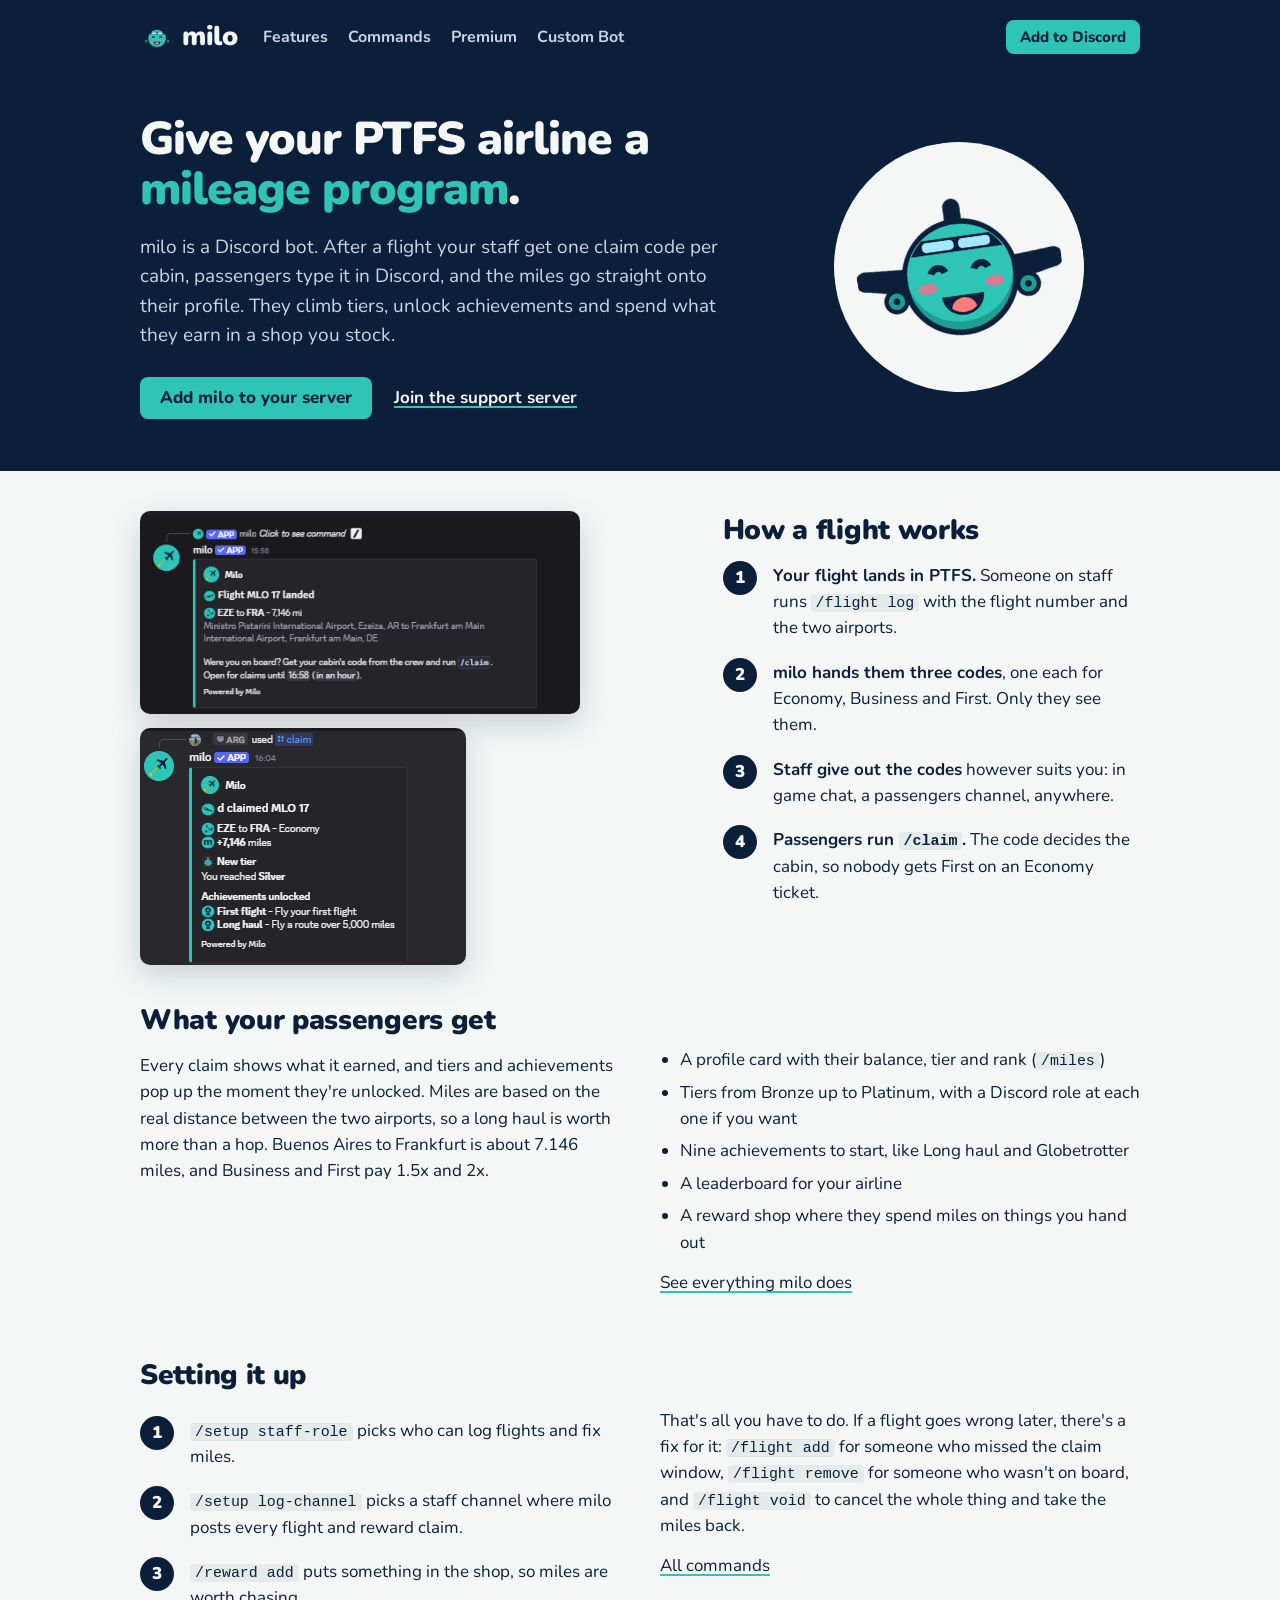
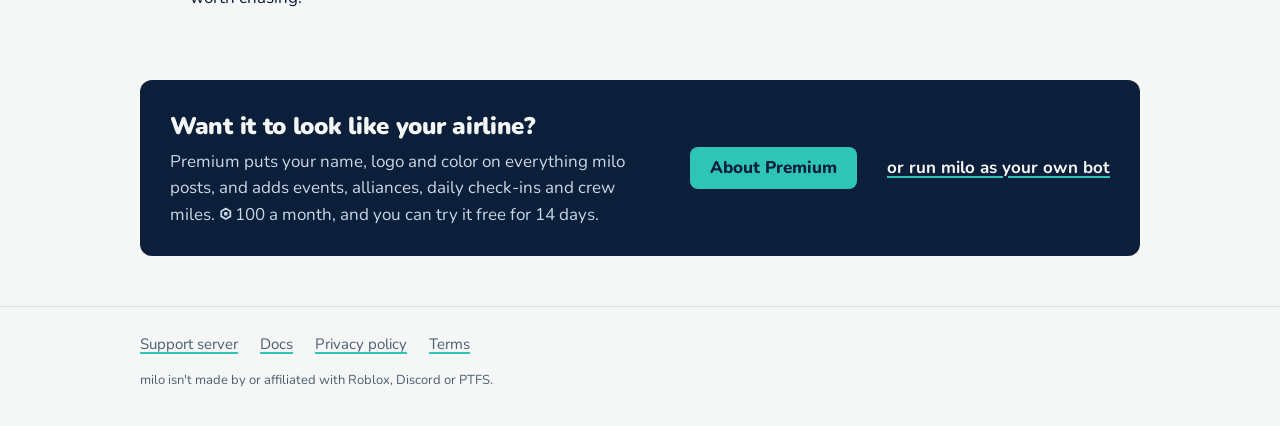
<file: index.html>
<!doctype html>
<html lang="en">
<head>
<meta charset="utf-8">
<meta name="viewport" content="width=device-width, initial-scale=1">
<title>milo - a miles program for your PTFS airline</title>
<meta name="description" content="milo is a Discord bot that gives PTFS airlines a miles program. Passengers claim miles after each flight, climb tiers, unlock achievements and spend miles on your rewards.">
<link rel="canonical" href="https://milo-bot.xyz/">
<meta property="og:title" content="milo - a miles program for your PTFS airline">
<meta property="og:description" content="milo is a Discord bot that gives PTFS airlines a miles program. Passengers claim miles after each flight, climb tiers, unlock achievements and spend miles on your rewards.">
<meta property="og:url" content="https://milo-bot.xyz/">
<meta property="og:image" content="https://milo-bot.xyz/assets/milo-happy.png">
<meta name="theme-color" content="#0B1F3A">
<link rel="icon" type="image/png" href="/assets/favicon.png">
<style>
@font-face { font-family: "Nunito"; src: url("/assets/nunito.ttf") format("truetype"); font-weight: 200 1000; font-display: swap; }
body { margin: 0; background: #F4F7F6; }
a { color: #0B1F3A; text-decoration-color: #2EC4B6; text-decoration-thickness: 2px; text-underline-offset: 3px; }
a:hover { color: #1f9a8f; }
code { font-family: ui-monospace, Consolas, "Courier New", monospace; font-size: .88em; background: #e4ebea; padding: 1px 5px; border-radius: 4px; white-space: nowrap; }
.wrap { max-width: 1040px; margin: 0 auto; padding: 0 20px; box-sizing: border-box; }
.top { background: #0B1F3A; color: #F4F7F6; }
.top .wrap { display: flex; align-items: center; flex-wrap: wrap; gap: 6px 26px; padding-top: 16px; padding-bottom: 16px; }
.wordmark { display: flex; align-items: center; gap: 8px; color: #F4F7F6; text-decoration: none; font-weight: 900; font-size: 27px; letter-spacing: -.5px; }
.wordmark:hover { color: #F4F7F6; }
.wordmark img { width: 34px; height: 34px; }
.top nav { display: flex; flex-wrap: wrap; gap: 4px 20px; margin-right: auto; }
.top nav a { color: #c9d6e3; text-decoration: none; font-weight: 700; font-size: 16px; }
.top nav a:hover, .top nav a.on { color: #fff; }
.top nav a.on { box-shadow: 0 2px 0 #2EC4B6; }
.btn { display: inline-block; background: #2EC4B6; color: #0B1F3A; font-weight: 800; text-decoration: none; padding: 11px 20px; border-radius: 8px; font-size: 17px; line-height: 1.2; }
.btn:hover { background: #46d3c6; color: #0B1F3A; }
.btn.small { padding: 8px 14px; font-size: 15px; }
.hero { background: #0B1F3A; color: #F4F7F6; padding: 40px 0 52px; }
.hero .wrap { display: grid; grid-template-columns: 1.25fr .75fr; gap: 32px; align-items: center; }
.hero h1 { font-size: 46px; line-height: 1.1; margin: 0 0 18px; font-weight: 900; letter-spacing: -1px; }
.hero h1 span { color: #2EC4B6; }
.hero p { font-size: 19px; color: #c9d6e3; margin: 0 0 26px; max-width: 34em; }
.hero .actions { display: flex; flex-wrap: wrap; align-items: center; gap: 14px 22px; }
.hero .actions a.plain { color: #F4F7F6; font-weight: 700; }
.hero .mascot { justify-self: center; width: 250px; max-width: 70%; padding: 22px; background: #F4F7F6; border-radius: 50%; transform: rotate(-8deg); box-sizing: border-box; }
.hero small { display: block; margin-top: 18px; color: #8ea3ba; font-size: 14px; }
main { padding: 12px 0 40px; }
section { padding: 34px 0 10px; }
h2 { font-size: 28px; font-weight: 900; margin: 0 0 10px; letter-spacing: -.3px; }
p { margin: 0 0 14px; }
.lead { font-size: 19px; color: #4c5d72; max-width: 38em; }
.split { display: grid; grid-template-columns: 1fr 1fr; gap: 40px; align-items: start; }
.split.wide-left { grid-template-columns: 1.3fr 1fr; }
.split > * { min-width: 0; }
.shot { border: 2px dashed #b6c4c1; border-radius: 10px; background: #eaf0ee; color: #4c5d72; display: flex; align-items: center; justify-content: center; text-align: center; min-height: 320px; padding: 20px; font-size: 15px; font-weight: 700; }
.shots { display: flex; flex-direction: column; align-items: flex-start; gap: 14px; }
.crop { overflow: hidden; border-radius: 10px; box-shadow: 0 10px 30px rgba(11, 31, 58, .18); max-width: 100%; }
.crop img { display: block; height: auto; }
.screenshot { display: block; max-width: 100%; height: auto; border-radius: 10px; box-shadow: 0 10px 30px rgba(11, 31, 58, .18); }
.discord { background: #313338; color: #dbdee1; border-radius: 10px; padding: 18px 18px 20px; font-family: "Noto Sans", Helvetica, Arial, sans-serif; font-size: 15px; line-height: 1.4; margin-top: 28px; box-shadow: 0 10px 30px rgba(11, 31, 58, .18); }
.discord .msg { display: grid; grid-template-columns: 40px 1fr; gap: 0 14px; }
.discord .msg + .msg { margin-top: 16px; }
.discord .av { width: 40px; height: 40px; border-radius: 50%; }
.discord .av.milo { background: #F4F7F6 url("/assets/milo-happy.png") center / 34px no-repeat; }
.discord .av.user { background: #e67e22; }
.discord .name { font-weight: 600; color: #f2f3f5; }
.discord .name .tag { background: #5865f2; color: #fff; font-size: 10px; padding: 1px 4px; border-radius: 3px; margin-left: 4px; vertical-align: 2px; }
.discord .time { color: #949ba4; font-size: 12px; margin-left: 6px; }
.discord .slash { color: #949ba4; font-size: 13px; margin-bottom: 2px; }
.discord .slash b { color: #c9cdfb; font-weight: 500; }
.discord .embed { border-left: 4px solid #2EC4B6; background: #2b2d31; border-radius: 4px; padding: 10px 14px 12px; margin-top: 4px; max-width: 430px; }
.discord .embed .t { font-weight: 700; color: #f2f3f5; margin-bottom: 4px; }
.discord .embed .f { display: flex; gap: 26px; margin-top: 8px; flex-wrap: wrap; }
.discord .embed .f div { font-size: 14px; }
.discord .embed .f b { display: block; color: #f2f3f5; font-size: 13px; }
.discord .embed .foot { font-size: 12px; color: #949ba4; margin-top: 10px; }
ol.steps { list-style: none; counter-reset: s; padding: 0; margin: 10px 0 0; }
ol.steps li { counter-increment: s; position: relative; padding: 0 0 18px 50px; }
ol.steps li::before { content: counter(s); position: absolute; left: 0; top: -2px; width: 34px; height: 34px; border-radius: 50%; background: #0B1F3A; color: #F4F7F6; font-weight: 900; text-align: center; line-height: 34px; }
ul.plain { padding-left: 20px; margin: 0 0 14px; }
ul.plain li { margin-bottom: 6px; }
.reviews { display: grid; grid-template-columns: 1.4fr 1fr; grid-template-rows: auto auto; gap: 18px; margin-top: 8px; }
.review { margin: 0; background: #fff; border-radius: 10px; padding: 20px 22px; border: 1px solid #d9e2e0; }
.review.big { display: flex; flex-direction: column; justify-content: space-between; margin-top: 8px; }
.review blockquote { margin: 0 0 14px; font-size: 17px; }
.review.big blockquote { font-size: 22px; font-weight: 700; line-height: 1.4; }
.sample { align-self: flex-start; font-size: 12px; font-weight: 800; text-transform: uppercase; letter-spacing: .5px; padding: 1px 7px; border-radius: 4px; background: #FFB703; color: #0B1F3A; margin-bottom: 12px; }
.review figcaption { font-size: 15px; color: #4c5d72; }
.review figcaption b { color: #0B1F3A; }
.review figcaption span { display: block; font-size: 14px; }
.callout { background: #0B1F3A; color: #F4F7F6; border-radius: 12px; padding: 28px 30px; margin: 40px 0 10px; display: flex; flex-wrap: wrap; align-items: center; gap: 16px 30px; }
.callout h2 { margin: 0; font-size: 24px; }
.callout p { margin: 4px 0 0; color: #c9d6e3; }
.callout .grow { flex: 1 1 300px; }
.callout a.plain { color: #F4F7F6; font-weight: 700; }
footer { border-top: 1px solid #d9e2e0; padding: 26px 0 36px; font-size: 15px; color: #4c5d72; }
footer .wrap { display: flex; flex-wrap: wrap; gap: 8px 22px; }
footer a { color: #4c5d72; }
footer .last { flex-basis: 100%; margin-top: 6px; font-size: 13px; }
@media (max-width: 760px) {
  .hero .wrap, .split, .split.wide-left, .reviews { grid-template-columns: 1fr; }
  .hero h1 { font-size: 34px; }
  .hero .mascot { display: none; }
  .top .btn { display: none; }
}
.rbx { display: inline-block; width: .8em; height: .8em; vertical-align: -.07em; margin-right: .12em; }
</style>
</head>
<body>
<div style="font-family: Nunito, system-ui, sans-serif; font-size: 17px; line-height: 1.55; color: #0B1F3A; background: #F4F7F6; min-height: 100%;">
<header class="top">
  <div class="wrap">
    <a class="wordmark" href="/"><img src="/assets/milo-happy.png" alt="">milo</a>
    <nav>
      <a href="/features/">Features</a>
      <a href="/commands/">Commands</a>
      <a href="/premium/">Premium</a>
      <a href="/custom-bot/">Custom Bot</a>
    </nav>
    <a class="btn small" href="/invite/">Add to Discord</a>
  </div>
</header>

<div class="hero">
  <div class="wrap">
    <div>
      <h1>Give your PTFS airline a <span>mileage program</span>.</h1>
      <p>milo is a Discord bot. After a flight your staff get one claim code per cabin, passengers type it in Discord, and the miles go straight onto their profile. They climb tiers, unlock achievements and spend what they earn in a shop you stock.</p>
      <div class="actions">
        <a class="btn" href="/invite/">Add milo to your server</a>
        <a class="plain" href="https://discord.gg/qpW6Wdjt2f">Join the support server</a>
      </div>
      
    </div>
    <img class="mascot" src="/assets/milo-happy.png" alt="milo, a smiling cartoon plane">
  </div>
</div>

<main>
  <div class="wrap">
    <div class="split wide-left">
      <div class="shots" style="margin-top: 28px;">
        <div class="crop" style="width: 440px; aspect-ratio: 500 / 231;">
          <img src="/assets/shot-flight-landed.png" alt="milo's flight landed post in Discord: EZE to FRA, 7,146 miles, claims open for an hour" width="586" height="526" style="width: 117.2%; transform: translateY(-56.08%);">
        </div>
        <img class="screenshot" src="/assets/shot-claim.png" alt="A passenger's /claim in Discord: miles earned, a new tier and two achievements unlocked" width="326" height="237" style="width: 326px;">
      </div>

      <div>
        <h2 style="margin-top: 26px;">How a flight works</h2>
        <ol class="steps">
          <li><b>Your flight lands in PTFS.</b> Someone on staff runs <code>/flight log</code> with the flight number and the two airports.</li>
          <li><b>milo hands them three codes</b>, one each for Economy, Business and First. Only they see them.</li>
          <li><b>Staff give out the codes</b> however suits you: in game chat, a passengers channel, anywhere.</li>
          <li><b>Passengers run <code>/claim</code>.</b> The code decides the cabin, so nobody gets First on an Economy ticket.</li>
        </ol>
      </div>
    </div>

    <section>
      <div class="split">
        <div>
          <h2>What your passengers get</h2>
          <p>Every claim shows what it earned, and tiers and achievements pop up the moment they're unlocked. Miles are based on the real distance between the two airports, so a long haul is worth more than a hop. Buenos Aires to Frankfurt is about 7.146 miles, and Business and First pay 1.5x and 2x.</p>
        </div>
        <div>
          <ul class="plain" style="margin-top: 48px;">
            <li>A profile card with their balance, tier and rank (<code>/miles</code>)</li>
            <li>Tiers from Bronze up to Platinum, with a Discord role at each one if you want</li>
            <li>Nine achievements to start, like Long haul and Globetrotter</li>
            <li>A leaderboard for your airline</li>
            <li>A reward shop where they spend miles on things you hand out</li>
          </ul>
          <p><a href="/features/">See everything milo does</a></p>
        </div>
      </div>
    </section>

    <section>
      <h2>Setting it up</h2>
      
      <div class="split">
        <ol class="steps">
          <li><code>/setup staff-role</code> picks who can log flights and fix miles.</li>
          <li><code>/setup log-channel</code> picks a staff channel where milo posts every flight and reward claim.</li>
          <li><code>/reward add</code> puts something in the shop, so miles are worth chasing.</li>
        </ol>
        <div>
          <p>That's all you have to do. If a flight goes wrong later, there's a fix for it: <code>/flight add</code> for someone who missed the claim window, <code>/flight remove</code> for someone who wasn't on board, and <code>/flight void</code> to cancel the whole thing and take the miles back.</p>
          <p><a href="/commands/">All commands</a></p>
        </div>
      </div>
    </section>


    <div class="callout">
      <div class="grow">
        <h2>Want it to look like your airline?</h2>
        <p>Premium puts your name, logo and color on everything milo posts, and adds events, alliances, daily check-ins and crew miles. <svg class="rbx" viewBox="0 0 24 24" role="img" aria-label="Robux"><polygon points="12,2.8 20,7.4 20,16.6 12,21.2 4,16.6 4,7.4" fill="none" stroke="currentColor" stroke-width="3.2" stroke-linejoin="round"></polygon><rect x="9" y="9" width="6" height="6" rx="1" fill="currentColor"></rect></svg>100 a month, and you can try it free for 14 days.</p>
      </div>
      <a class="btn" href="/premium/">About Premium</a>
      <a class="plain" href="/custom-bot/">or run milo as your own bot</a>
    </div>
  </div>
</main>

<footer>
  <div class="wrap">
    <a href="https://discord.gg/qpW6Wdjt2f">Support server</a>
    <a href="https://milo-bot.gitbook.io/milo-bot-docs/">Docs</a>
    <a href="/privacy/">Privacy policy</a>
    <a href="/terms/">Terms</a>
    <span class="last">milo isn't made by or affiliated with Roblox, Discord or PTFS.</span>
  </div>
</footer>
</div>
</body>
</html>
</file>
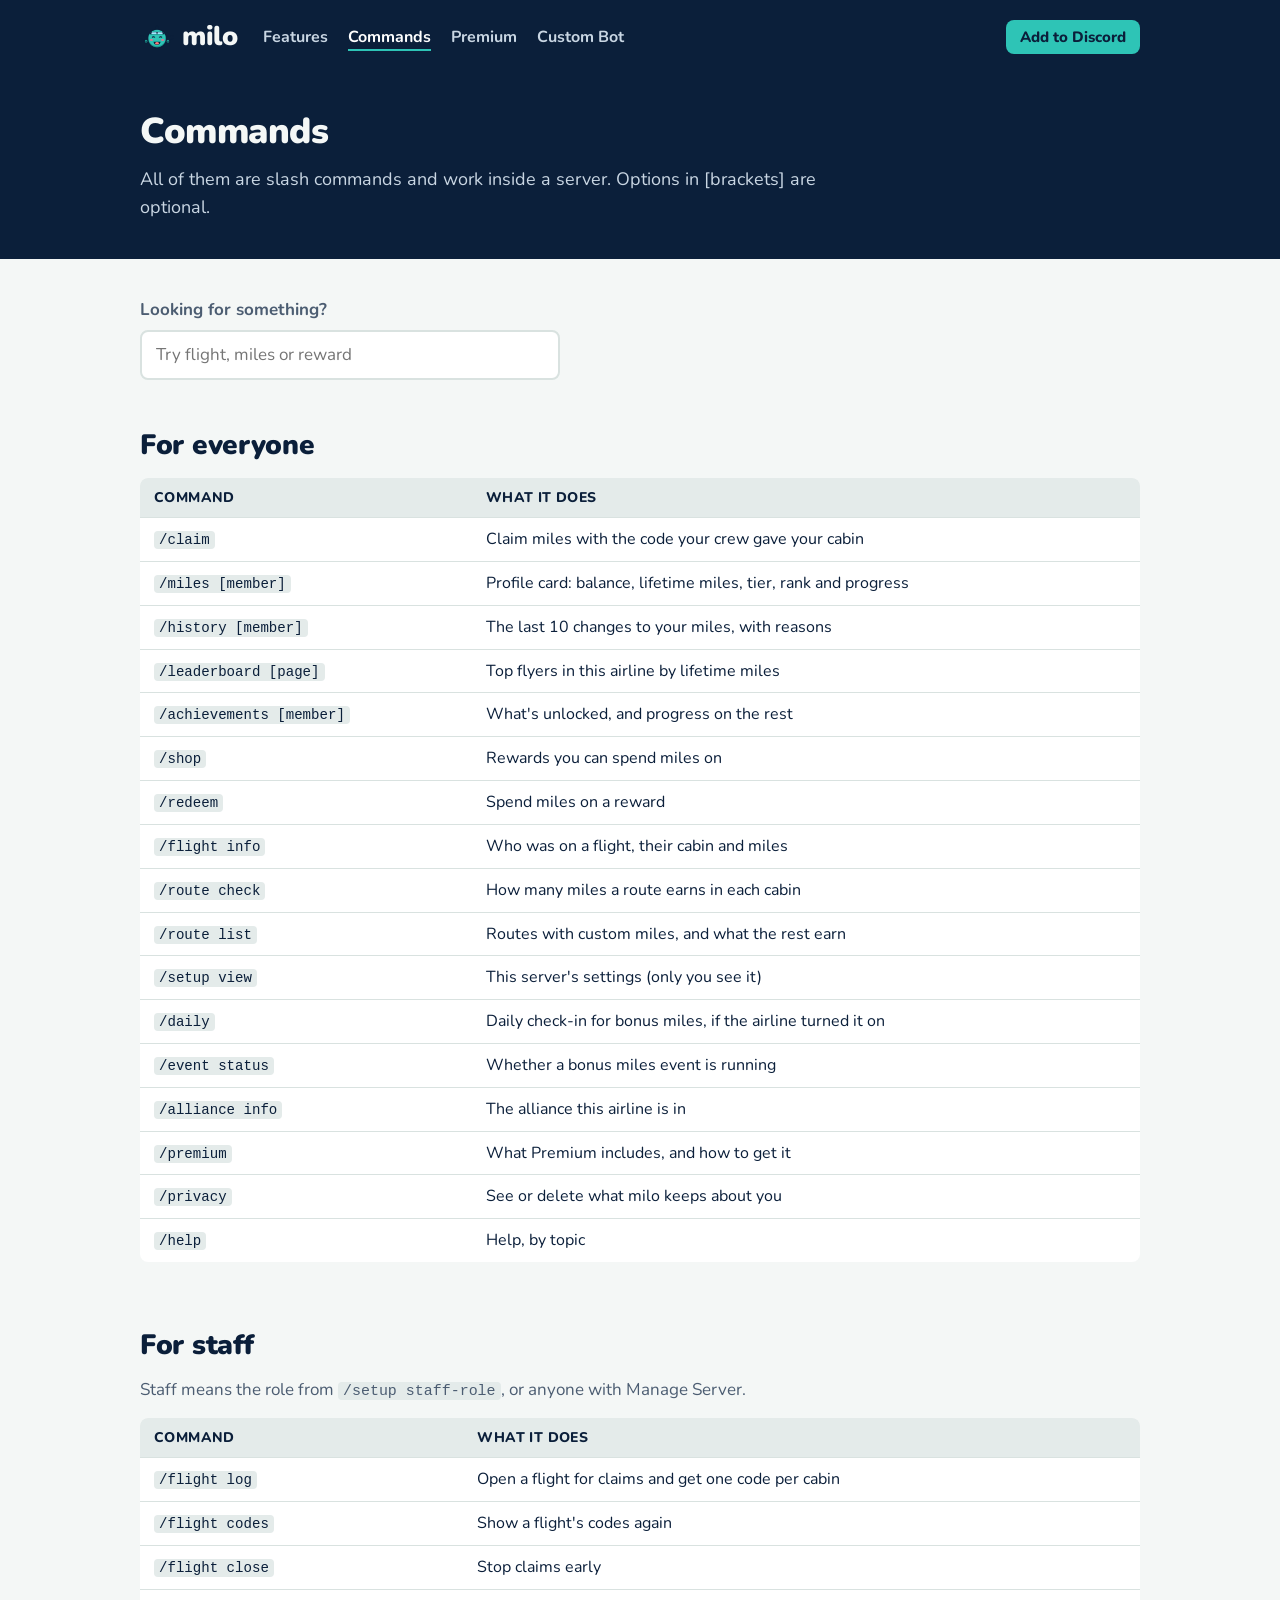
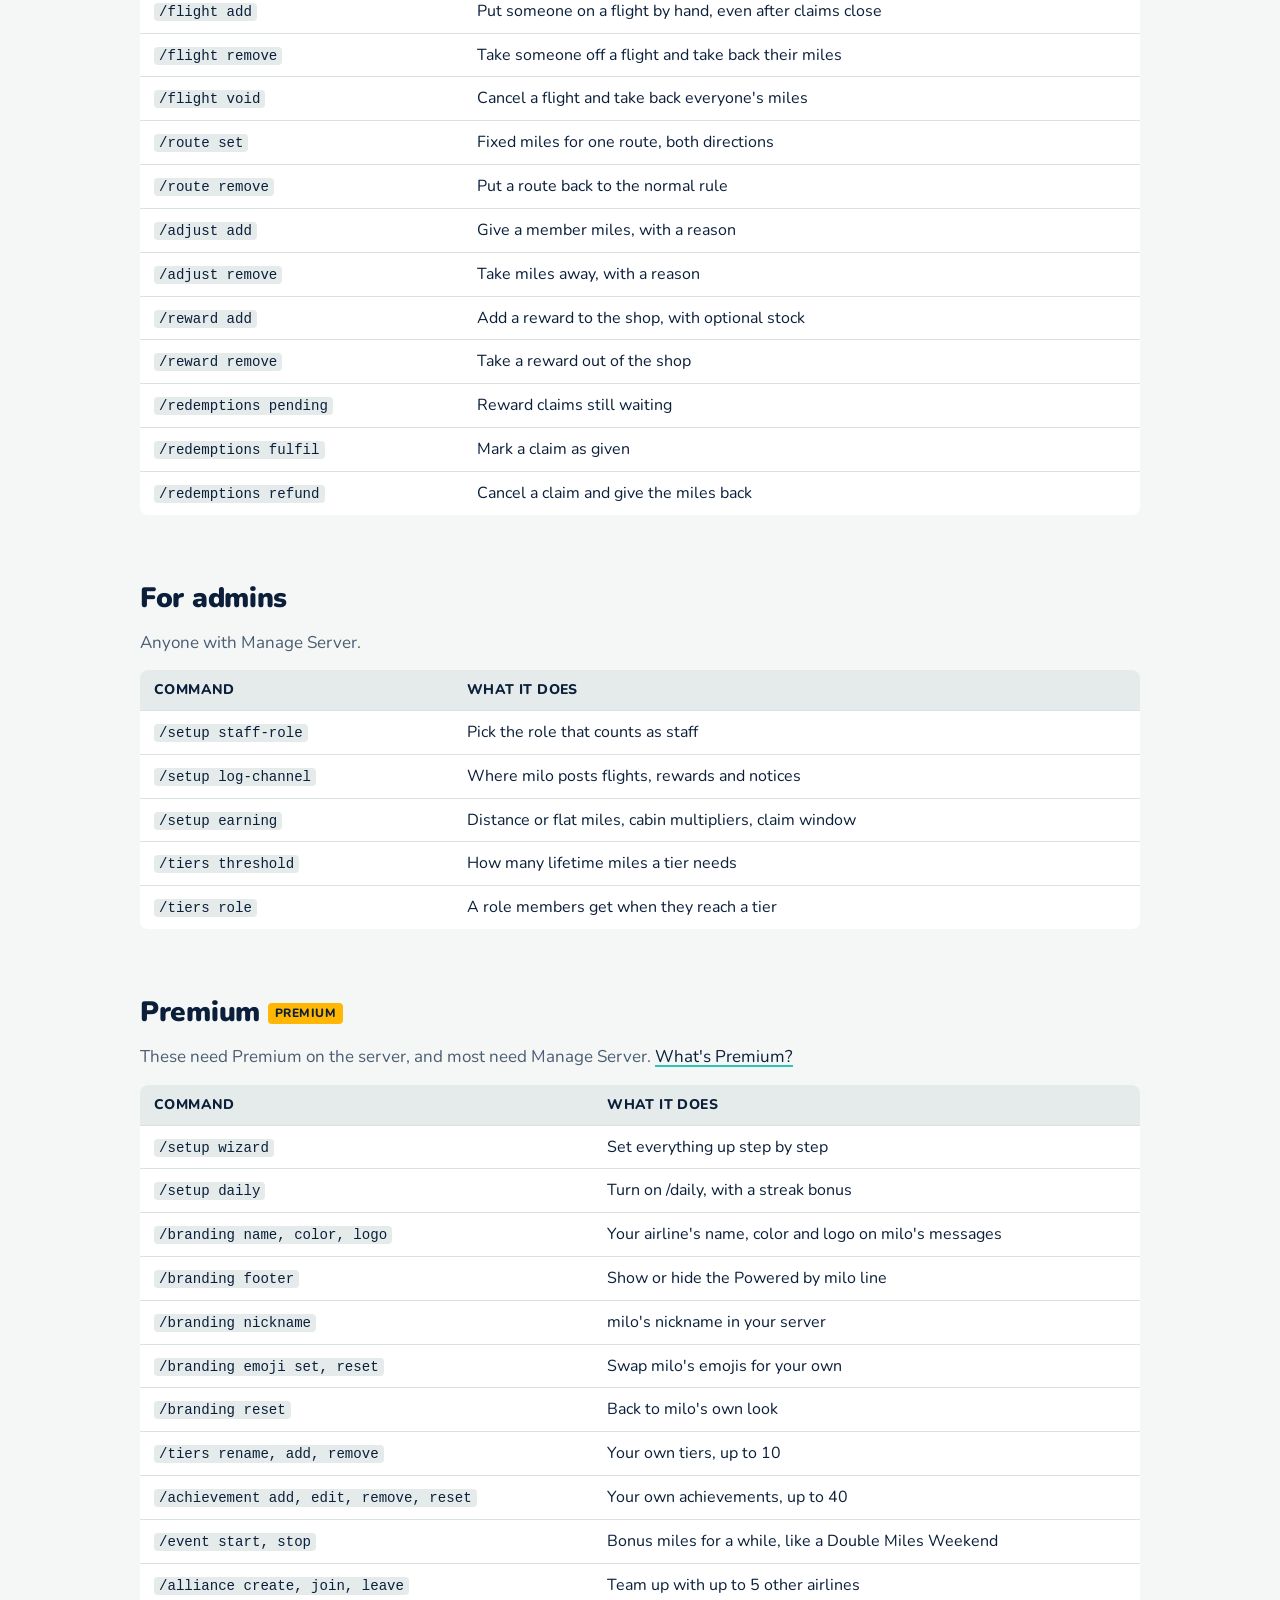
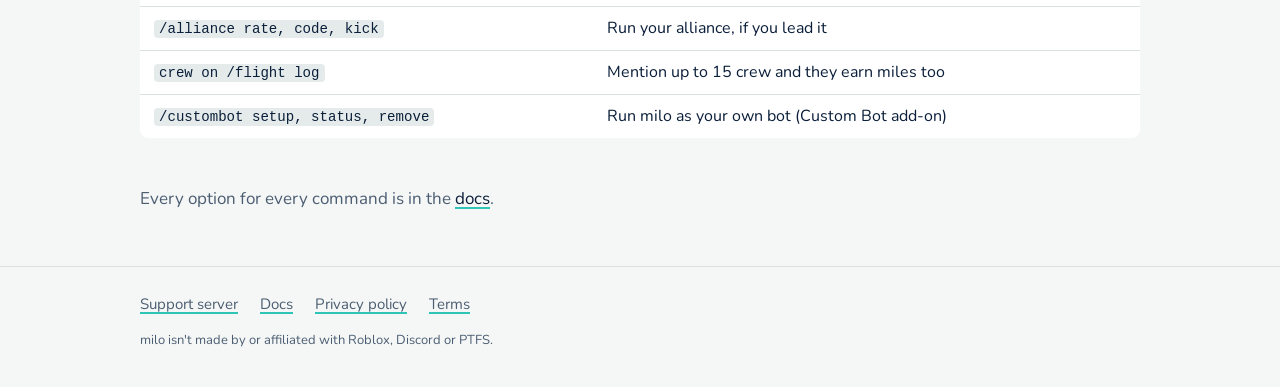
<file: commands/index.html>
<!doctype html>
<html lang="en">
<head>
<meta charset="utf-8">
<meta name="viewport" content="width=device-width, initial-scale=1">
<title>Commands - milo</title>
<meta name="description" content="Every milo slash command for passengers, staff and admins, plus the Premium ones.">
<link rel="canonical" href="https://milo-bot.xyz/commands/">
<meta property="og:title" content="Commands - milo">
<meta property="og:description" content="Every milo slash command for passengers, staff and admins, plus the Premium ones.">
<meta property="og:url" content="https://milo-bot.xyz/commands/">
<meta property="og:image" content="https://milo-bot.xyz/assets/milo-happy.png">
<meta name="theme-color" content="#0B1F3A">
<link rel="icon" type="image/png" href="/assets/favicon.png">
<style>
@font-face { font-family: "Nunito"; src: url("/assets/nunito.ttf") format("truetype"); font-weight: 200 1000; font-display: swap; }
body { margin: 0; background: #F4F7F6; }
a { color: #0B1F3A; text-decoration-color: #2EC4B6; text-decoration-thickness: 2px; text-underline-offset: 3px; }
a:hover { color: #1f9a8f; }
code { font-family: ui-monospace, Consolas, "Courier New", monospace; font-size: .88em; background: #e4ebea; padding: 1px 5px; border-radius: 4px; white-space: nowrap; }
.wrap { max-width: 1040px; margin: 0 auto; padding: 0 20px; box-sizing: border-box; }
.top { background: #0B1F3A; color: #F4F7F6; }
.top .wrap { display: flex; align-items: center; flex-wrap: wrap; gap: 6px 26px; padding-top: 16px; padding-bottom: 16px; }
.wordmark { display: flex; align-items: center; gap: 8px; color: #F4F7F6; text-decoration: none; font-weight: 900; font-size: 27px; letter-spacing: -.5px; }
.wordmark:hover { color: #F4F7F6; }
.wordmark img { width: 34px; height: 34px; }
.top nav { display: flex; flex-wrap: wrap; gap: 4px 20px; margin-right: auto; }
.top nav a { color: #c9d6e3; text-decoration: none; font-weight: 700; font-size: 16px; }
.top nav a:hover, .top nav a.on { color: #fff; }
.top nav a.on { box-shadow: 0 2px 0 #2EC4B6; }
.btn { display: inline-block; background: #2EC4B6; color: #0B1F3A; font-weight: 800; text-decoration: none; padding: 11px 20px; border-radius: 8px; font-size: 17px; line-height: 1.2; }
.btn:hover { background: #46d3c6; color: #0B1F3A; }
.btn.small { padding: 8px 14px; font-size: 15px; }
.pagehead { background: #0B1F3A; color: #F4F7F6; padding: 30px 0 38px; }
.pagehead h1 { margin: 0 0 6px; font-size: 36px; font-weight: 900; letter-spacing: -.5px; }
.pagehead p { margin: 0; color: #c9d6e3; max-width: 40em; font-size: 18px; }
main { padding: 12px 0 40px; }
section { padding: 34px 0 10px; }
h2 { font-size: 28px; font-weight: 900; margin: 0 0 10px; letter-spacing: -.3px; }
p { margin: 0 0 14px; }
.muted { color: #4c5d72; }
.tag { display: inline-block; font-size: 12px; font-weight: 800; text-transform: uppercase; letter-spacing: .5px; padding: 1px 7px; border-radius: 4px; background: #FFB703; color: #0B1F3A; vertical-align: 4px; }
.search { width: 100%; max-width: 420px; font: inherit; padding: 10px 14px; border: 2px solid #d9e2e0; border-radius: 8px; background: #fff; color: #0B1F3A; box-sizing: border-box; }
.tablewrap { overflow-x: auto; margin: 8px 0 18px; }
table { border-collapse: collapse; width: 100%; background: #fff; border-radius: 8px; overflow: hidden; font-size: 16px; }
th, td { text-align: left; padding: 9px 14px; border-bottom: 1px solid #d9e2e0; vertical-align: top; }
th { background: #e4ebea; font-weight: 800; font-size: 14px; text-transform: uppercase; letter-spacing: .4px; }
tr:last-child td { border-bottom: 0; }
td:first-child { white-space: nowrap; }
footer { border-top: 1px solid #d9e2e0; padding: 26px 0 36px; font-size: 15px; color: #4c5d72; }
footer .wrap { display: flex; flex-wrap: wrap; gap: 8px 22px; }
footer a { color: #4c5d72; }
footer .last { flex-basis: 100%; margin-top: 6px; font-size: 13px; }
@media (max-width: 760px) {
  td:first-child { white-space: normal; }
  .top .btn { display: none; }
}
</style>
</head>
<body>
<div style="font-family: Nunito, system-ui, sans-serif; font-size: 17px; line-height: 1.55; color: #0B1F3A; background: #F4F7F6; min-height: 100%;">
<header class="top">
  <div class="wrap">
    <a class="wordmark" href="/"><img src="/assets/milo-happy.png" alt="">milo</a>
    <nav>
      <a href="/features/">Features</a>
      <a class="on" href="/commands/">Commands</a>
      <a href="/premium/">Premium</a>
      <a href="/custom-bot/">Custom Bot</a>
    </nav>
    <a class="btn small" href="/invite/">Add to Discord</a>
  </div>
</header>

<div class="pagehead">
  <div class="wrap">
    <h1>Commands</h1>
    <p>All of them are slash commands and work inside a server. Options in [brackets] are optional.</p>
  </div>
</div>

<main>
  <div class="wrap">
    <section style="padding-top: 26px;">
      <label for="q" class="muted" style="display: block; font-weight: 700; margin-bottom: 6px;">Looking for something?</label>
      <input id="q" class="search" type="search" placeholder="Try flight, miles or reward" autocomplete="off">
    </section>

    <section class="group">
      <h2>For everyone</h2>
      <div class="tablewrap">
        <table>
          <tr><th>Command</th><th>What it does</th></tr>
          <tr><td><code>/claim</code></td><td>Claim miles with the code your crew gave your cabin</td></tr>
          <tr><td><code>/miles [member]</code></td><td>Profile card: balance, lifetime miles, tier, rank and progress</td></tr>
          <tr><td><code>/history [member]</code></td><td>The last 10 changes to your miles, with reasons</td></tr>
          <tr><td><code>/leaderboard [page]</code></td><td>Top flyers in this airline by lifetime miles</td></tr>
          <tr><td><code>/achievements [member]</code></td><td>What's unlocked, and progress on the rest</td></tr>
          <tr><td><code>/shop</code></td><td>Rewards you can spend miles on</td></tr>
          <tr><td><code>/redeem</code></td><td>Spend miles on a reward</td></tr>
          <tr><td><code>/flight info</code></td><td>Who was on a flight, their cabin and miles</td></tr>
          <tr><td><code>/route check</code></td><td>How many miles a route earns in each cabin</td></tr>
          <tr><td><code>/route list</code></td><td>Routes with custom miles, and what the rest earn</td></tr>
          <tr><td><code>/setup view</code></td><td>This server's settings (only you see it)</td></tr>
          <tr><td><code>/daily</code></td><td>Daily check-in for bonus miles, if the airline turned it on</td></tr>
          <tr><td><code>/event status</code></td><td>Whether a bonus miles event is running</td></tr>
          <tr><td><code>/alliance info</code></td><td>The alliance this airline is in</td></tr>
          <tr><td><code>/premium</code></td><td>What Premium includes, and how to get it</td></tr>
          <tr><td><code>/privacy</code></td><td>See or delete what milo keeps about you</td></tr>
          <tr><td><code>/help</code></td><td>Help, by topic</td></tr>
        </table>
      </div>
    </section>

    <section class="group">
      <h2>For staff</h2>
      <p class="muted">Staff means the role from <code>/setup staff-role</code>, or anyone with Manage Server.</p>
      <div class="tablewrap">
        <table>
          <tr><th>Command</th><th>What it does</th></tr>
          <tr><td><code>/flight log</code></td><td>Open a flight for claims and get one code per cabin</td></tr>
          <tr><td><code>/flight codes</code></td><td>Show a flight's codes again</td></tr>
          <tr><td><code>/flight close</code></td><td>Stop claims early</td></tr>
          <tr><td><code>/flight add</code></td><td>Put someone on a flight by hand, even after claims close</td></tr>
          <tr><td><code>/flight remove</code></td><td>Take someone off a flight and take back their miles</td></tr>
          <tr><td><code>/flight void</code></td><td>Cancel a flight and take back everyone's miles</td></tr>
          <tr><td><code>/route set</code></td><td>Fixed miles for one route, both directions</td></tr>
          <tr><td><code>/route remove</code></td><td>Put a route back to the normal rule</td></tr>
          <tr><td><code>/adjust add</code></td><td>Give a member miles, with a reason</td></tr>
          <tr><td><code>/adjust remove</code></td><td>Take miles away, with a reason</td></tr>
          <tr><td><code>/reward add</code></td><td>Add a reward to the shop, with optional stock</td></tr>
          <tr><td><code>/reward remove</code></td><td>Take a reward out of the shop</td></tr>
          <tr><td><code>/redemptions pending</code></td><td>Reward claims still waiting</td></tr>
          <tr><td><code>/redemptions fulfil</code></td><td>Mark a claim as given</td></tr>
          <tr><td><code>/redemptions refund</code></td><td>Cancel a claim and give the miles back</td></tr>
        </table>
      </div>
    </section>

    <section class="group">
      <h2>For admins</h2>
      <p class="muted">Anyone with Manage Server.</p>
      <div class="tablewrap">
        <table>
          <tr><th>Command</th><th>What it does</th></tr>
          <tr><td><code>/setup staff-role</code></td><td>Pick the role that counts as staff</td></tr>
          <tr><td><code>/setup log-channel</code></td><td>Where milo posts flights, rewards and notices</td></tr>
          <tr><td><code>/setup earning</code></td><td>Distance or flat miles, cabin multipliers, claim window</td></tr>
          <tr><td><code>/tiers threshold</code></td><td>How many lifetime miles a tier needs</td></tr>
          <tr><td><code>/tiers role</code></td><td>A role members get when they reach a tier</td></tr>
        </table>
      </div>
    </section>

    <section class="group">
      <h2>Premium <span class="tag">Premium</span></h2>
      <p class="muted">These need Premium on the server, and most need Manage Server. <a href="/premium/">What's Premium?</a></p>
      <div class="tablewrap">
        <table>
          <tr><th>Command</th><th>What it does</th></tr>
          <tr><td><code>/setup wizard</code></td><td>Set everything up step by step</td></tr>
          <tr><td><code>/setup daily</code></td><td>Turn on /daily, with a streak bonus</td></tr>
          <tr><td><code>/branding name, color, logo</code></td><td>Your airline's name, color and logo on milo's messages</td></tr>
          <tr><td><code>/branding footer</code></td><td>Show or hide the Powered by milo line</td></tr>
          <tr><td><code>/branding nickname</code></td><td>milo's nickname in your server</td></tr>
          <tr><td><code>/branding emoji set, reset</code></td><td>Swap milo's emojis for your own</td></tr>
          <tr><td><code>/branding reset</code></td><td>Back to milo's own look</td></tr>
          <tr><td><code>/tiers rename, add, remove</code></td><td>Your own tiers, up to 10</td></tr>
          <tr><td><code>/achievement add, edit, remove, reset</code></td><td>Your own achievements, up to 40</td></tr>
          <tr><td><code>/event start, stop</code></td><td>Bonus miles for a while, like a Double Miles Weekend</td></tr>
          <tr><td><code>/alliance create, join, leave</code></td><td>Team up with up to 5 other airlines</td></tr>
          <tr><td><code>/alliance rate, code, kick</code></td><td>Run your alliance, if you lead it</td></tr>
          <tr><td><code>crew on /flight log</code></td><td>Mention up to 15 crew and they earn miles too</td></tr>
          <tr><td><code>/custombot setup, status, remove</code></td><td>Run milo as your own bot (Custom Bot add-on)</td></tr>
        </table>
      </div>
    </section>

    <p id="none" class="muted" hidden>Nothing matches that. Try <code>/help</code> in Discord, or ask in the <a href="https://discord.gg/qpW6Wdjt2f">support server</a>.</p>

    <p class="muted" style="margin-top: 20px;">Every option for every command is in the <a href="https://milo-bot.gitbook.io/milo-bot-docs/">docs</a>.</p>
  </div>
</main>

<script>
  var q = document.getElementById("q");
  q.addEventListener("input", function () {
    var term = q.value.trim().toLowerCase();
    var any = false;
    document.querySelectorAll(".group").forEach(function (group) {
      var shown = 0;
      group.querySelectorAll("tr").forEach(function (row, i) {
        if (i === 0) return;
        var hit = !term || row.textContent.toLowerCase().indexOf(term) !== -1;
        row.hidden = !hit;
        if (hit) shown++;
      });
      group.hidden = shown === 0;
      if (shown) any = true;
    });
    document.getElementById("none").hidden = any;
  });
</script>

<footer>
  <div class="wrap">
    <a href="https://discord.gg/qpW6Wdjt2f">Support server</a>
    <a href="https://milo-bot.gitbook.io/milo-bot-docs/">Docs</a>
    <a href="/privacy/">Privacy policy</a>
    <a href="/terms/">Terms</a>
    <span class="last">milo isn't made by or affiliated with Roblox, Discord or PTFS.</span>
  </div>
</footer>
</div>
</body>
</html>
</file>
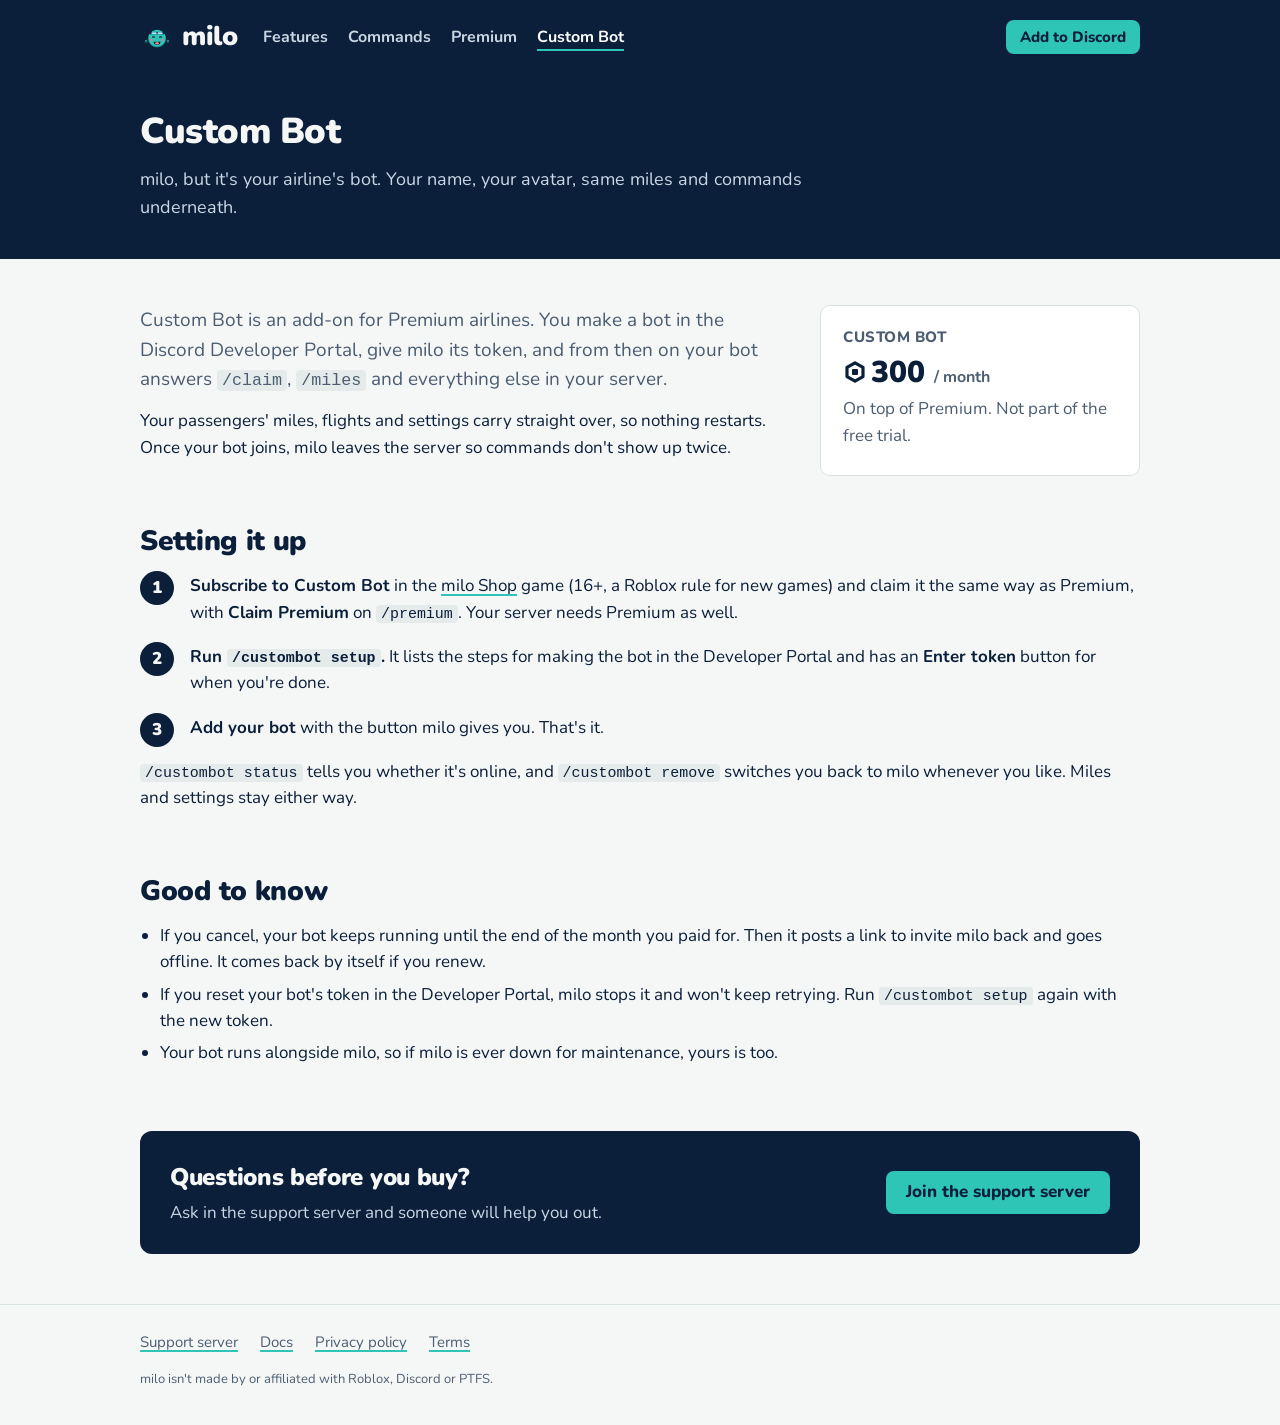
<file: custom-bot/index.html>
<!doctype html>
<html lang="en">
<head>
<meta charset="utf-8">
<meta name="viewport" content="width=device-width, initial-scale=1">
<title>Custom Bot - milo</title>
<meta name="description" content="Run milo as your airline's own Discord bot, with your bot's name and avatar. A Premium add-on, 300 Robux a month.">
<link rel="canonical" href="https://milo-bot.xyz/custom-bot/">
<meta property="og:title" content="Custom Bot - milo">
<meta property="og:description" content="Run milo as your airline's own Discord bot, with your bot's name and avatar. A Premium add-on, 300 Robux a month.">
<meta property="og:url" content="https://milo-bot.xyz/custom-bot/">
<meta property="og:image" content="https://milo-bot.xyz/assets/milo-happy.png">
<meta name="theme-color" content="#0B1F3A">
<link rel="icon" type="image/png" href="/assets/favicon.png">
<style>
@font-face { font-family: "Nunito"; src: url("/assets/nunito.ttf") format("truetype"); font-weight: 200 1000; font-display: swap; }
body { margin: 0; background: #F4F7F6; }
a { color: #0B1F3A; text-decoration-color: #2EC4B6; text-decoration-thickness: 2px; text-underline-offset: 3px; }
a:hover { color: #1f9a8f; }
code { font-family: ui-monospace, Consolas, "Courier New", monospace; font-size: .88em; background: #e4ebea; padding: 1px 5px; border-radius: 4px; white-space: nowrap; }
.wrap { max-width: 1040px; margin: 0 auto; padding: 0 20px; box-sizing: border-box; }
.top { background: #0B1F3A; color: #F4F7F6; }
.top .wrap { display: flex; align-items: center; flex-wrap: wrap; gap: 6px 26px; padding-top: 16px; padding-bottom: 16px; }
.wordmark { display: flex; align-items: center; gap: 8px; color: #F4F7F6; text-decoration: none; font-weight: 900; font-size: 27px; letter-spacing: -.5px; }
.wordmark:hover { color: #F4F7F6; }
.wordmark img { width: 34px; height: 34px; }
.top nav { display: flex; flex-wrap: wrap; gap: 4px 20px; margin-right: auto; }
.top nav a { color: #c9d6e3; text-decoration: none; font-weight: 700; font-size: 16px; }
.top nav a:hover, .top nav a.on { color: #fff; }
.top nav a.on { box-shadow: 0 2px 0 #2EC4B6; }
.btn { display: inline-block; background: #2EC4B6; color: #0B1F3A; font-weight: 800; text-decoration: none; padding: 11px 20px; border-radius: 8px; font-size: 17px; line-height: 1.2; }
.btn:hover { background: #46d3c6; color: #0B1F3A; }
.btn.small { padding: 8px 14px; font-size: 15px; }
.pagehead { background: #0B1F3A; color: #F4F7F6; padding: 30px 0 38px; }
.pagehead h1 { margin: 0 0 6px; font-size: 36px; font-weight: 900; letter-spacing: -.5px; }
.pagehead p { margin: 0; color: #c9d6e3; max-width: 40em; font-size: 18px; }
main { padding: 12px 0 40px; }
section { padding: 34px 0 10px; }
h2 { font-size: 28px; font-weight: 900; margin: 0 0 10px; letter-spacing: -.3px; }
p { margin: 0 0 14px; }
.lead { font-size: 19px; color: #4c5d72; }
.intro { display: grid; grid-template-columns: minmax(0, 2fr) minmax(0, 1fr); gap: 40px; align-items: center; }
.muted { color: #4c5d72; }
.split { display: grid; grid-template-columns: 1fr 1fr; gap: 40px; align-items: start; }
.shot { border: 2px dashed #b6c4c1; border-radius: 10px; background: #eaf0ee; color: #4c5d72; display: flex; align-items: center; justify-content: center; text-align: center; min-height: 320px; padding: 20px; font-size: 15px; font-weight: 700; }
.plans { display: flex; flex-wrap: wrap; background: #fff; border-radius: 10px; border: 1px solid #d9e2e0; margin: 14px 0 8px; max-width: 340px; }
.plans > div { flex: 1 1 220px; padding: 20px 22px; }
.plans .price { font-size: 30px; font-weight: 900; }
.plans .price small { font-size: 16px; font-weight: 700; color: #4c5d72; }
.plans .name { font-weight: 800; color: #4c5d72; font-size: 15px; text-transform: uppercase; letter-spacing: .5px; }
ol.steps { list-style: none; counter-reset: s; padding: 0; margin: 10px 0 0; }
ol.steps li { counter-increment: s; position: relative; padding: 0 0 18px 50px; }
ol.steps li::before { content: counter(s); position: absolute; left: 0; top: -2px; width: 34px; height: 34px; border-radius: 50%; background: #0B1F3A; color: #F4F7F6; font-weight: 900; text-align: center; line-height: 34px; }
ul.plain { padding-left: 20px; margin: 0 0 14px; }
ul.plain li { margin-bottom: 6px; }
.callout { background: #0B1F3A; color: #F4F7F6; border-radius: 12px; padding: 28px 30px; margin: 40px 0 10px; display: flex; flex-wrap: wrap; align-items: center; gap: 16px 30px; }
.callout h2 { margin: 0; font-size: 24px; }
.callout p { margin: 4px 0 0; color: #c9d6e3; }
.callout .grow { flex: 1 1 300px; }
footer { border-top: 1px solid #d9e2e0; padding: 26px 0 36px; font-size: 15px; color: #4c5d72; }
footer .wrap { display: flex; flex-wrap: wrap; gap: 8px 22px; }
footer a { color: #4c5d72; }
footer .last { flex-basis: 100%; margin-top: 6px; font-size: 13px; }
@media (max-width: 760px) {
  .split, .intro { grid-template-columns: 1fr; gap: 20px; }
  .top .btn { display: none; }
}
.rbx { display: inline-block; width: .8em; height: .8em; vertical-align: -.07em; margin-right: .12em; }
</style>
</head>
<body>
<div style="font-family: Nunito, system-ui, sans-serif; font-size: 17px; line-height: 1.55; color: #0B1F3A; background: #F4F7F6; min-height: 100%;">
<header class="top">
  <div class="wrap">
    <a class="wordmark" href="/"><img src="/assets/milo-happy.png" alt="">milo</a>
    <nav>
      <a href="/features/">Features</a>
      <a href="/commands/">Commands</a>
      <a href="/premium/">Premium</a>
      <a class="on" href="/custom-bot/">Custom Bot</a>
    </nav>
    <a class="btn small" href="/invite/">Add to Discord</a>
  </div>
</header>

<div class="pagehead">
  <div class="wrap">
    <h1>Custom Bot</h1>
    <p>milo, but it's your airline's bot. Your name, your avatar, same miles and commands underneath.</p>
  </div>
</div>

<main>
  <div class="wrap">
    <section>
      <div class="intro">
        <div>
          <p class="lead">Custom Bot is an add-on for Premium airlines. You make a bot in the Discord Developer Portal, give milo its token, and from then on your bot answers <code>/claim</code>, <code>/miles</code> and everything else in your server.</p>
          <p>Your passengers' miles, flights and settings carry straight over, so nothing restarts. Once your bot joins, milo leaves the server so commands don't show up twice.</p>
        </div>
        <div class="plans" style="margin: 0; max-width: none;">
          <div>
            <div class="name">Custom Bot</div>
            <div class="price"><svg class="rbx" viewBox="0 0 24 24" role="img" aria-label="Robux"><polygon points="12,2.8 20,7.4 20,16.6 12,21.2 4,16.6 4,7.4" fill="none" stroke="currentColor" stroke-width="3.2" stroke-linejoin="round"></polygon><rect x="9" y="9" width="6" height="6" rx="1" fill="currentColor"></rect></svg>300 <small>/ month</small></div>
            <p class="muted" style="margin: 0 0 6px;">On top of Premium. Not part of the free trial.</p>
            
          </div>
        </div>
      </div>
    </section>

    <section>
      <h2>Setting it up</h2>
      <ol class="steps">
        <li><b>Subscribe to Custom Bot</b> in the <a href="https://www.roblox.com/games/18247649448/milo-Shop">milo Shop</a> game (16+, a Roblox rule for new games) and claim it the same way as Premium, with <b>Claim Premium</b> on <code>/premium</code>. Your server needs Premium as well.</li>
        <li><b>Run <code>/custombot setup</code>.</b> It lists the steps for making the bot in the Developer Portal and has an <b>Enter token</b> button for when you're done.</li>
        <li><b>Add your bot</b> with the button milo gives you. That's it.</li>
      </ol>
      <p><code>/custombot status</code> tells you whether it's online, and <code>/custombot remove</code> switches you back to milo whenever you like. Miles and settings stay either way.</p>
    </section>

    <section>
      <h2>Good to know</h2>
      <ul class="plain">
        <li>If you cancel, your bot keeps running until the end of the month you paid for. Then it posts a link to invite milo back and goes offline. It comes back by itself if you renew.</li>
        <li>If you reset your bot's token in the Developer Portal, milo stops it and won't keep retrying. Run <code>/custombot setup</code> again with the new token.</li>
        <li>Your bot runs alongside milo, so if milo is ever down for maintenance, yours is too.</li>
      </ul>
    </section>

    <div class="callout">
      <div class="grow">
        <h2>Questions before you buy?</h2>
        <p>Ask in the support server and someone will help you out.</p>
      </div>
      <a class="btn" href="https://discord.gg/qpW6Wdjt2f">Join the support server</a>
    </div>
  </div>
</main>

<footer>
  <div class="wrap">
    <a href="https://discord.gg/qpW6Wdjt2f">Support server</a>
    <a href="https://milo-bot.gitbook.io/milo-bot-docs/">Docs</a>
    <a href="/privacy/">Privacy policy</a>
    <a href="/terms/">Terms</a>
    <span class="last">milo isn't made by or affiliated with Roblox, Discord or PTFS.</span>
  </div>
</footer>
</div>
</body>
</html>
</file>
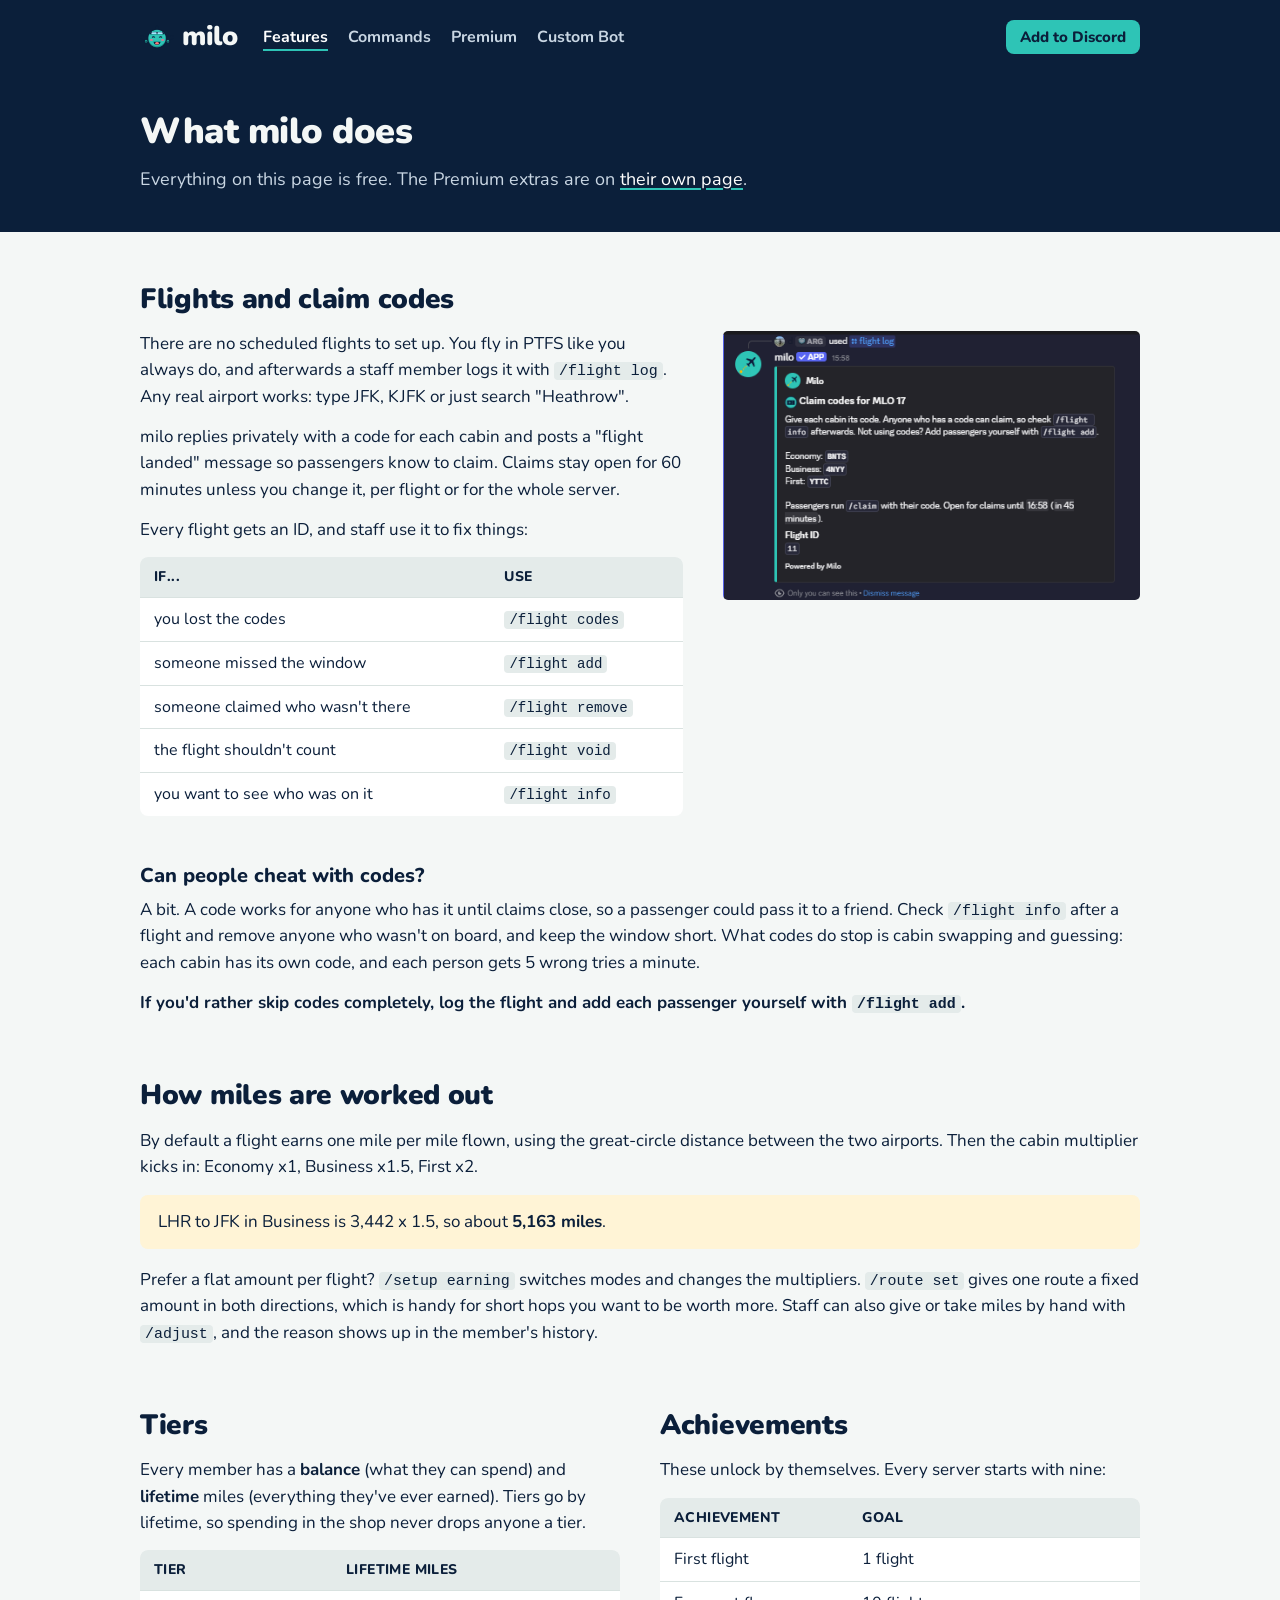
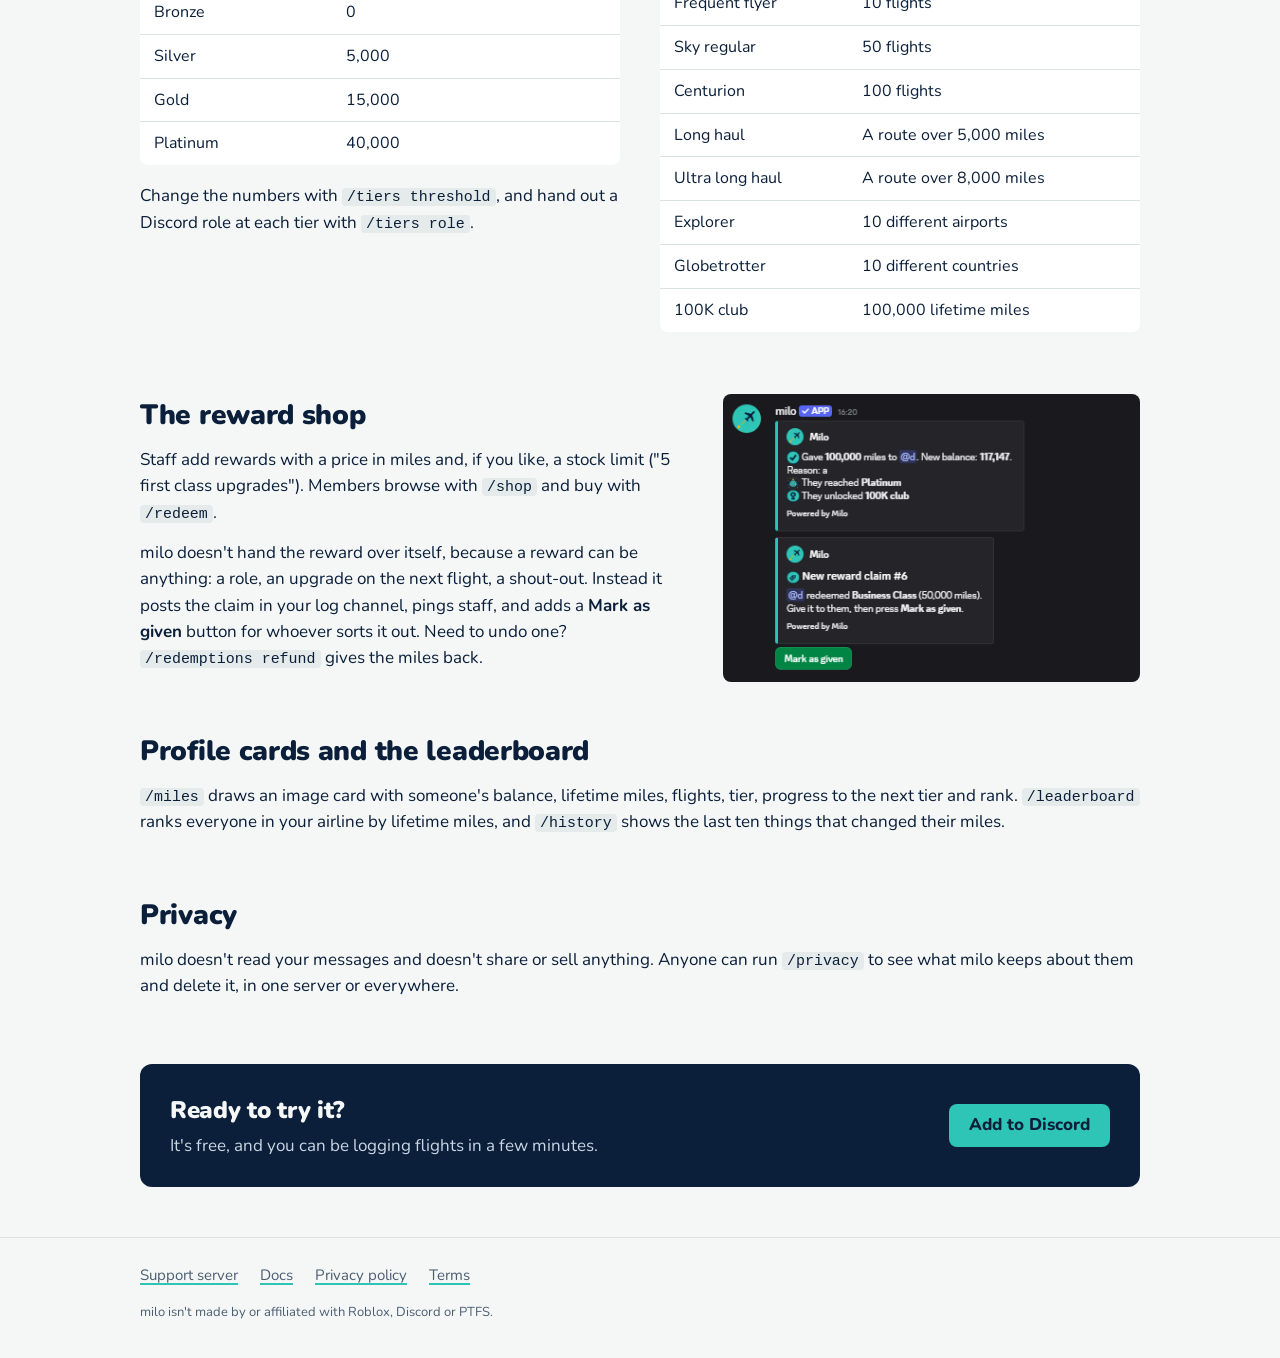
<file: features/index.html>
<!doctype html>
<html lang="en">
<head>
<meta charset="utf-8">
<meta name="viewport" content="width=device-width, initial-scale=1">
<title>Features - milo</title>
<meta name="description" content="Claim codes, miles by real distance, tiers, achievements, a reward shop and profile cards. Everything milo does for a PTFS airline.">
<link rel="canonical" href="https://milo-bot.xyz/features/">
<meta property="og:title" content="Features - milo">
<meta property="og:description" content="Claim codes, miles by real distance, tiers, achievements, a reward shop and profile cards. Everything milo does for a PTFS airline.">
<meta property="og:url" content="https://milo-bot.xyz/features/">
<meta property="og:image" content="https://milo-bot.xyz/assets/milo-happy.png">
<meta name="theme-color" content="#0B1F3A">
<link rel="icon" type="image/png" href="/assets/favicon.png">
<style>
@font-face { font-family: "Nunito"; src: url("/assets/nunito.ttf") format("truetype"); font-weight: 200 1000; font-display: swap; }
body { margin: 0; background: #F4F7F6; }
a { color: #0B1F3A; text-decoration-color: #2EC4B6; text-decoration-thickness: 2px; text-underline-offset: 3px; }
a:hover { color: #1f9a8f; }
code { font-family: ui-monospace, Consolas, "Courier New", monospace; font-size: .88em; background: #e4ebea; padding: 1px 5px; border-radius: 4px; white-space: nowrap; }
.wrap { max-width: 1040px; margin: 0 auto; padding: 0 20px; box-sizing: border-box; }
.top { background: #0B1F3A; color: #F4F7F6; }
.top .wrap { display: flex; align-items: center; flex-wrap: wrap; gap: 6px 26px; padding-top: 16px; padding-bottom: 16px; }
.wordmark { display: flex; align-items: center; gap: 8px; color: #F4F7F6; text-decoration: none; font-weight: 900; font-size: 27px; letter-spacing: -.5px; }
.wordmark:hover { color: #F4F7F6; }
.wordmark img { width: 34px; height: 34px; }
.top nav { display: flex; flex-wrap: wrap; gap: 4px 20px; margin-right: auto; }
.top nav a { color: #c9d6e3; text-decoration: none; font-weight: 700; font-size: 16px; }
.top nav a:hover, .top nav a.on { color: #fff; }
.top nav a.on { box-shadow: 0 2px 0 #2EC4B6; }
.btn { display: inline-block; background: #2EC4B6; color: #0B1F3A; font-weight: 800; text-decoration: none; padding: 11px 20px; border-radius: 8px; font-size: 17px; line-height: 1.2; }
.btn:hover { background: #46d3c6; color: #0B1F3A; }
.btn.small { padding: 8px 14px; font-size: 15px; }
.pagehead { background: #0B1F3A; color: #F4F7F6; padding: 30px 0 38px; }
.pagehead h1 { margin: 0 0 6px; font-size: 36px; font-weight: 900; letter-spacing: -.5px; }
.pagehead p { margin: 0; color: #c9d6e3; max-width: 40em; font-size: 18px; }
.pagehead a { color: #fff; }
main { padding: 12px 0 40px; }
section { padding: 34px 0 10px; }
h2 { font-size: 28px; font-weight: 900; margin: 0 0 10px; letter-spacing: -.3px; }
h3 { font-size: 20px; font-weight: 800; margin: 26px 0 6px; }
p { margin: 0 0 14px; }
.split { display: grid; grid-template-columns: 1fr 1fr; gap: 40px; align-items: start; }
.split.wide-left { grid-template-columns: 1.3fr 1fr; }
.shot { border: 2px dashed #b6c4c1; border-radius: 10px; background: #eaf0ee; color: #4c5d72; display: flex; align-items: center; justify-content: center; text-align: center; min-height: 220px; padding: 20px; font-size: 15px; font-weight: 700; }
.tablewrap { overflow-x: auto; margin: 8px 0 18px; }
table { border-collapse: collapse; width: 100%; background: #fff; border-radius: 8px; overflow: hidden; font-size: 16px; }
th, td { text-align: left; padding: 9px 14px; border-bottom: 1px solid #d9e2e0; vertical-align: top; }
th { background: #e4ebea; font-weight: 800; font-size: 14px; text-transform: uppercase; letter-spacing: .4px; }
tr:last-child td { border-bottom: 0; }
.note { background: #fff4d6; border-radius: 8px; padding: 14px 18px; margin: 10px 0 18px; }
.callout { background: #0B1F3A; color: #F4F7F6; border-radius: 12px; padding: 28px 30px; margin: 40px 0 10px; display: flex; flex-wrap: wrap; align-items: center; gap: 16px 30px; }
.callout h2 { margin: 0; font-size: 24px; }
.callout p { margin: 4px 0 0; color: #c9d6e3; }
.callout .grow { flex: 1 1 300px; }
footer { border-top: 1px solid #d9e2e0; padding: 26px 0 36px; font-size: 15px; color: #4c5d72; }
footer .wrap { display: flex; flex-wrap: wrap; gap: 8px 22px; }
footer a { color: #4c5d72; }
footer .last { flex-basis: 100%; margin-top: 6px; font-size: 13px; }
@media (max-width: 760px) {
  .split, .split.wide-left { grid-template-columns: 1fr; gap: 20px; }
  .top .btn { display: none; }
}
</style>
</head>
<body>
<div style="font-family: Nunito, system-ui, sans-serif; font-size: 17px; line-height: 1.55; color: #0B1F3A; background: #F4F7F6; min-height: 100%;">
<header class="top">
  <div class="wrap">
    <a class="wordmark" href="/"><img src="/assets/milo-happy.png" alt="">milo</a>
    <nav>
      <a class="on" href="/features/">Features</a>
      <a href="/commands/">Commands</a>
      <a href="/premium/">Premium</a>
      <a href="/custom-bot/">Custom Bot</a>
    </nav>
    <a class="btn small" href="/invite/">Add to Discord</a>
  </div>
</header>

<div class="pagehead">
  <div class="wrap">
    <h1>What milo does</h1>
    <p>Everything on this page is free. The Premium extras are on <a href="/premium/">their own page</a>.</p>
  </div>
</div>

<main>
  <div class="wrap">
    <section>
      <h2>Flights and claim codes</h2>
      <div class="split wide-left">
        <div>
          <p>There are no scheduled flights to set up. You fly in PTFS like you always do, and afterwards a staff member logs it with <code>/flight log</code>. Any real airport works: type JFK, KJFK or just search "Heathrow".</p>
          <p>milo replies privately with a code for each cabin and posts a "flight landed" message so passengers know to claim. Claims stay open for 60 minutes unless you change it, per flight or for the whole server.</p>
          <p>Every flight gets an ID, and staff use it to fix things:</p>
          <div class="tablewrap">
            <table>
              <tr><th>If...</th><th>Use</th></tr>
              <tr><td>you lost the codes</td><td><code>/flight codes</code></td></tr>
              <tr><td>someone missed the window</td><td><code>/flight add</code></td></tr>
              <tr><td>someone claimed who wasn't there</td><td><code>/flight remove</code></td></tr>
              <tr><td>the flight shouldn't count</td><td><code>/flight void</code></td></tr>
              <tr><td>you want to see who was on it</td><td><code>/flight info</code></td></tr>
            </table>
          </div>
        </div>
        <img src="/assets/shot-flight-codes.png" alt="milo replying to /flight log with a claim code for each cabin" width="479" height="309" style="max-width: 100%; height: auto; display: block; object-fit: cover; width: 479px; aspect-ratio: 479 / 309; border-radius: 5px">
      </div>
      <h3>Can people cheat with codes?</h3>
      <p>A bit. A code works for anyone who has it until claims close, so a passenger could pass it to a friend. Check <code>/flight info</code> after a flight and remove anyone who wasn't on board, and keep the window short. What codes do stop is cabin swapping and guessing: each cabin has its own code, and each person gets 5 wrong tries a minute.</p>
      <p style="font-weight: 700">If you'd rather skip codes completely, log the flight and add each passenger yourself with <code>/flight add</code>.</p>
    </section>

    <section>
      <h2>How miles are worked out</h2>
      <p>By default a flight earns one mile per mile flown, using the great-circle distance between the two airports. Then the cabin multiplier kicks in: Economy x1, Business x1.5, First x2.</p>
      <p class="note">LHR to JFK in Business is 3,442 x 1.5, so about <b>5,163 miles</b>.</p>
      <p>Prefer a flat amount per flight? <code>/setup earning</code> switches modes and changes the multipliers. <code>/route set</code> gives one route a fixed amount in both directions, which is handy for short hops you want to be worth more. Staff can also give or take miles by hand with <code>/adjust</code>, and the reason shows up in the member's history.</p>
    </section>

    <section>
      <div class="split">
        <div>
          <h2>Tiers</h2>
          <p>Every member has a <b>balance</b> (what they can spend) and <b>lifetime</b> miles (everything they've ever earned). Tiers go by lifetime, so spending in the shop never drops anyone a tier.</p>
          <div class="tablewrap">
            <table>
              <tr><th>Tier</th><th>Lifetime miles</th></tr>
              <tr><td>Bronze</td><td>0</td></tr>
              <tr><td>Silver</td><td>5,000</td></tr>
              <tr><td>Gold</td><td>15,000</td></tr>
              <tr><td>Platinum</td><td>40,000</td></tr>
            </table>
          </div>
          <p>Change the numbers with <code>/tiers threshold</code>, and hand out a Discord role at each tier with <code>/tiers role</code>.</p>
        </div>
        <div>
          <h2>Achievements</h2>
          <p>These unlock by themselves. Every server starts with nine:</p>
          <div class="tablewrap">
            <table>
              <tr><th>Achievement</th><th>Goal</th></tr>
              <tr><td>First flight</td><td>1 flight</td></tr>
              <tr><td>Frequent flyer</td><td>10 flights</td></tr>
              <tr><td>Sky regular</td><td>50 flights</td></tr>
              <tr><td>Centurion</td><td>100 flights</td></tr>
              <tr><td>Long haul</td><td>A route over 5,000 miles</td></tr>
              <tr><td>Ultra long haul</td><td>A route over 8,000 miles</td></tr>
              <tr><td>Explorer</td><td>10 different airports</td></tr>
              <tr><td>Globetrotter</td><td>10 different countries</td></tr>
              <tr><td>100K club</td><td>100,000 lifetime miles</td></tr>
            </table>
          </div>
        </div>
      </div>
    </section>

    <section>
      <div class="split wide-left">
        <div>
          <h2>The reward shop</h2>
          <p>Staff add rewards with a price in miles and, if you like, a stock limit ("5 first class upgrades"). Members browse with <code>/shop</code> and buy with <code>/redeem</code>.</p>
          <p>milo doesn't hand the reward over itself, because a reward can be anything: a role, an upgrade on the next flight, a shout-out. Instead it posts the claim in your log channel, pings staff, and adds a <b>Mark as given</b> button for whoever sorts it out. Need to undo one? <code>/redemptions refund</code> gives the miles back.</p>
        </div>
        <img src="/assets/shot-reward-claim.png" alt="A reward claim in the log channel with a Mark as given button" width="440" height="304" style="max-width: 100%; height: auto; display: block; object-fit: cover; width: 440px; aspect-ratio: 440 / 304; border-radius: 8px">
      </div>
    </section>

    <section>
      <h2>Profile cards and the leaderboard</h2>
      <p><code>/miles</code> draws an image card with someone's balance, lifetime miles, flights, tier, progress to the next tier and rank. <code>/leaderboard</code> ranks everyone in your airline by lifetime miles, and <code>/history</code> shows the last ten things that changed their miles.</p>
    </section>

    <section>
      <h2>Privacy</h2>
      <p>milo doesn't read your messages and doesn't share or sell anything. Anyone can run <code>/privacy</code> to see what milo keeps about them and delete it, in one server or everywhere.</p>
    </section>

    <div class="callout">
      <div class="grow">
        <h2>Ready to try it?</h2>
        <p>It's free, and you can be logging flights in a few minutes.</p>
      </div>
      <a class="btn" href="/invite/">Add to Discord</a>
    </div>
  </div>
</main>

<footer>
  <div class="wrap">
    <a href="https://discord.gg/qpW6Wdjt2f">Support server</a>
    <a href="https://milo-bot.gitbook.io/milo-bot-docs/">Docs</a>
    <a href="/privacy/">Privacy policy</a>
    <a href="/terms/">Terms</a>
    <span class="last">milo isn't made by or affiliated with Roblox, Discord or PTFS.</span>
  </div>
</footer>
</div>
</body>
</html>
</file>
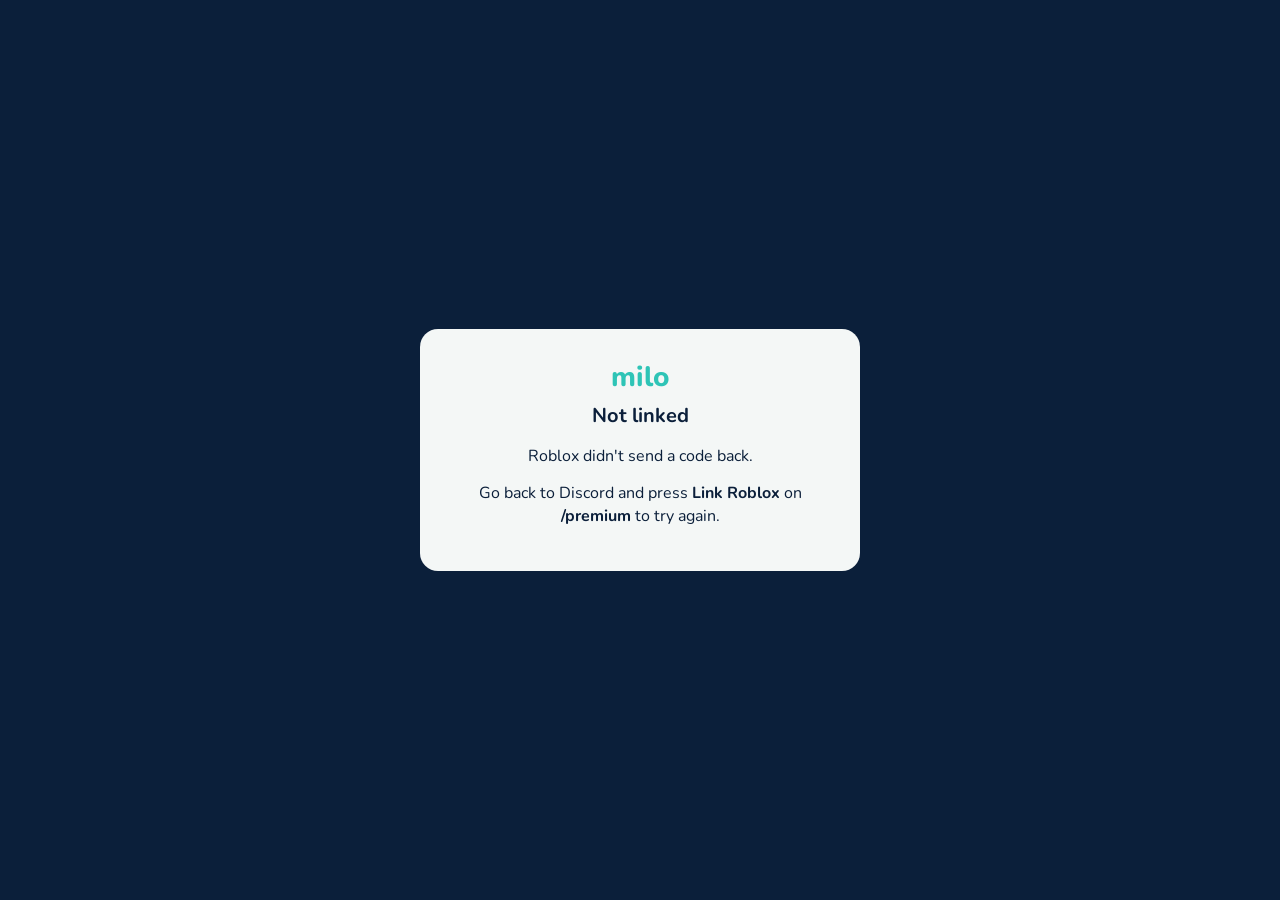
<file: link/index.html>
<!doctype html>
<html lang="en">
<head>
<meta charset="utf-8">
<meta name="viewport" content="width=device-width, initial-scale=1">
<meta name="robots" content="noindex">
<title>milo - Roblox sign-in</title>
<link rel="preconnect" href="https://fonts.googleapis.com">
<link href="https://fonts.googleapis.com/css2?family=Nunito:wght@600;800&display=swap" rel="stylesheet">
<style>
  :root { --teal: #2EC4B6; --navy: #0B1F3A; --amber: #FFB703; --mist: #F4F7F6; }
  * { box-sizing: border-box; }
  body {
    margin: 0; min-height: 100vh; display: flex; align-items: center; justify-content: center;
    background: var(--navy); color: var(--navy); font-family: Nunito, system-ui, sans-serif; padding: 16px;
  }
  .card { background: var(--mist); border-radius: 18px; padding: 28px 24px; width: 100%; max-width: 440px; text-align: center; }
  .mark { font-weight: 800; font-size: 28px; color: var(--teal); margin: 0 0 4px; }
  h1 { font-size: 20px; margin: 0 0 16px; }
  p { margin: 0 0 14px; line-height: 1.45; }
  .code {
    font-family: ui-monospace, Consolas, monospace; font-size: 13px; background: #fff; border: 2px solid var(--teal);
    border-radius: 10px; padding: 12px; word-break: break-all; margin: 0 0 14px; user-select: all;
  }
  button {
    font: inherit; font-weight: 800; font-size: 17px; border: 0; border-radius: 10px; padding: 12px 20px; width: 100%;
    background: var(--teal); color: var(--navy); cursor: pointer;
  }
  .timer { font-weight: 800; color: var(--navy); }
  .late { color: #C0392B; }
  .hidden { display: none; }
</style>
</head>
<body>
<main class="card">
  <p class="mark">milo</p>
  <div id="ok" class="hidden">
    <h1>Almost done</h1>
    <p>Copy this code, go back to Discord, press <b>Paste code</b> and paste it.</p>
    <div class="code" id="code"></div>
    <button id="copy" type="button">Copy code</button>
    <p style="margin-top:14px">Time left: <span class="timer" id="timer">60</span> seconds</p>
  </div>
  <div id="fail" class="hidden">
    <h1>Not linked</h1>
    <p id="why"></p>
    <p>Go back to Discord and press <b>Link Roblox</b> on <b>/premium</b> to try again.</p>
  </div>
</main>
<script>
  // Roblox sends people here after "Allow" with ?code=...&state=... Milo needs both, so they are shown as one
  // "state:code" for the person to paste into Discord. Nothing is sent anywhere from this page.
  var q = new URLSearchParams(location.search);
  var code = q.get("code"), state = q.get("state");
  if (code && state) {
    var text = state + ":" + code;
    document.getElementById("code").textContent = text;
    document.getElementById("ok").classList.remove("hidden");
    var btn = document.getElementById("copy");
    btn.onclick = function () {
      var done = function () { btn.textContent = "Copied"; };
      if (navigator.clipboard) {
        navigator.clipboard.writeText(text).then(done, function () { selectCode(); });
      } else {
        selectCode();
      }
    };
    var left = 60, timer = document.getElementById("timer");
    var tick = setInterval(function () {
      left -= 1;
      if (left <= 0) {
        clearInterval(tick);
        timer.parentNode.innerHTML = '<span class="late">This code has expired. Press Link Roblox in Discord to get a new one.</span>';
        return;
      }
      timer.textContent = left;
    }, 1000);
  } else {
    document.getElementById("why").textContent = q.get("error") === "access_denied"
      ? "You didn't press Allow, so Milo can't see which Roblox account is yours."
      : "Roblox didn't send a code back.";
    document.getElementById("fail").classList.remove("hidden");
  }
  function selectCode() {
    var r = document.createRange();
    r.selectNodeContents(document.getElementById("code"));
    var s = window.getSelection(); s.removeAllRanges(); s.addRange(r);
    btn.textContent = "Selected - copy it";
  }
</script>
</body>
</html>
</file>
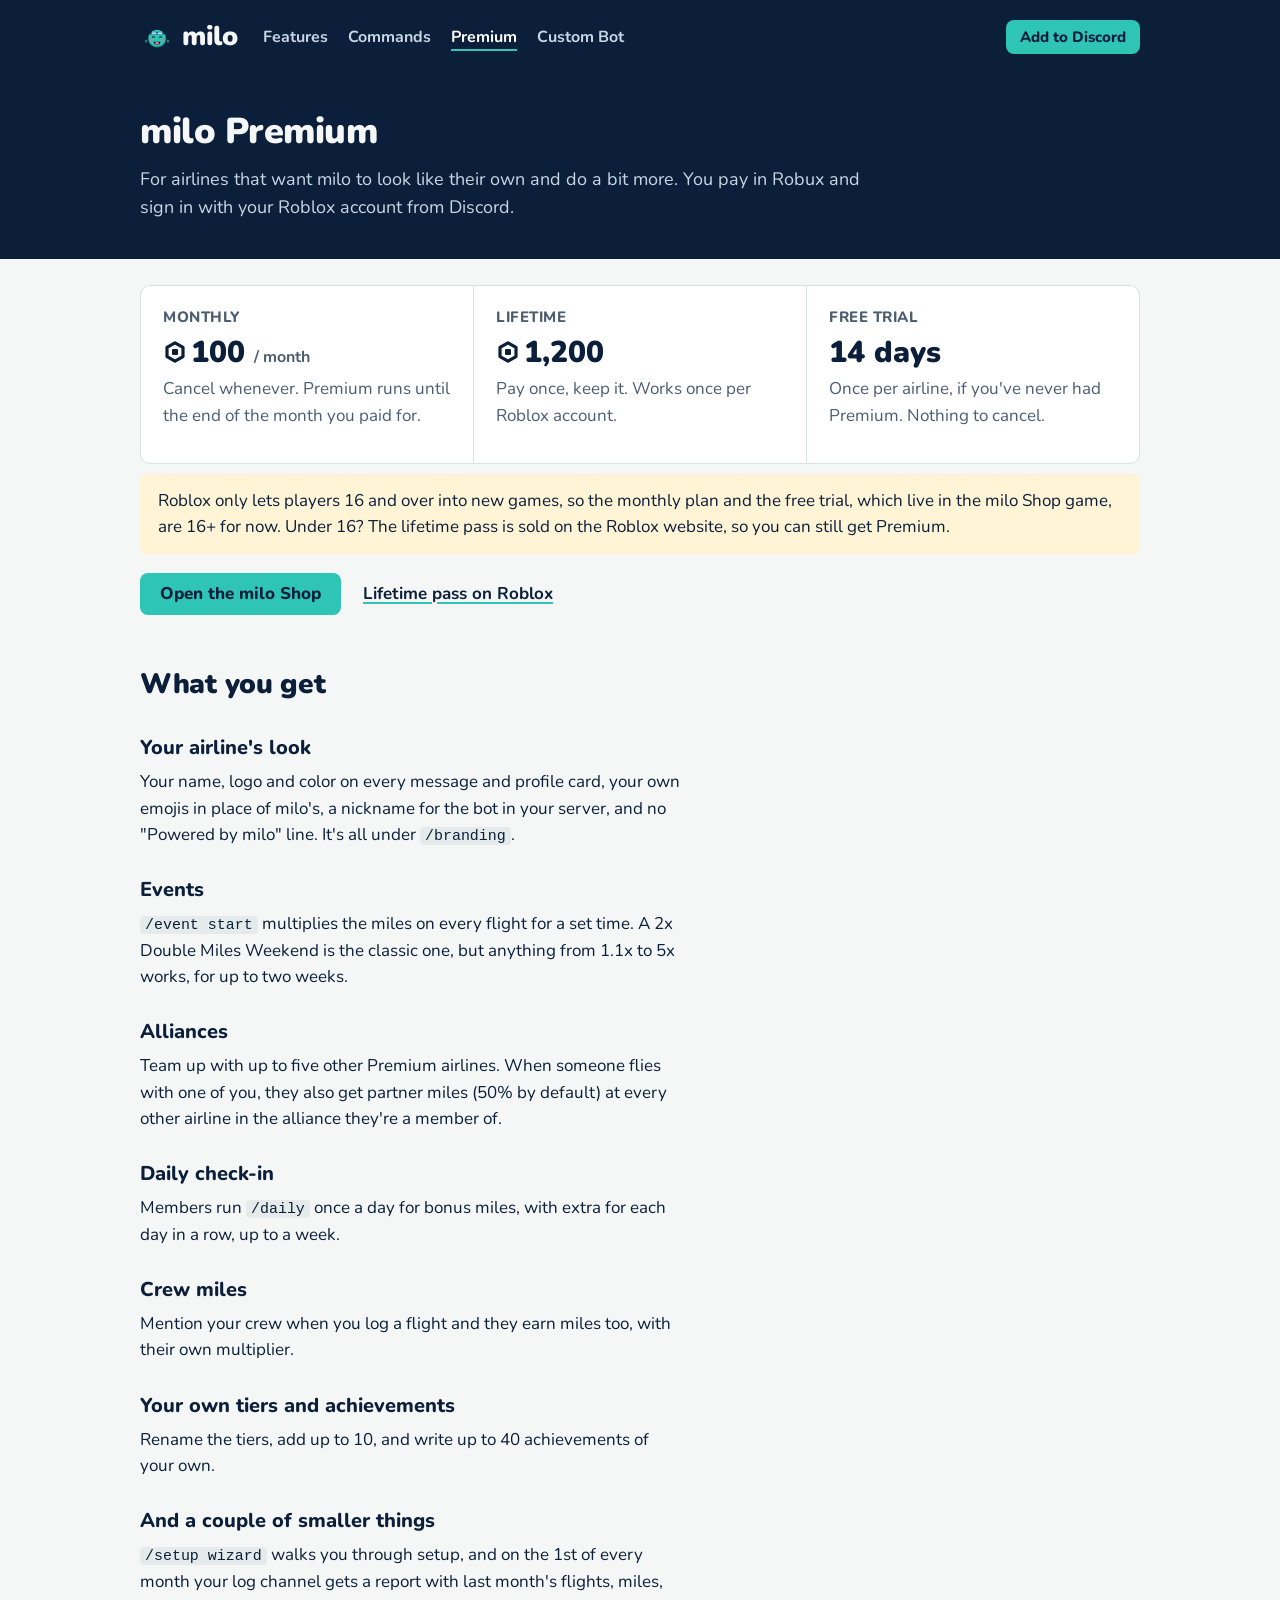
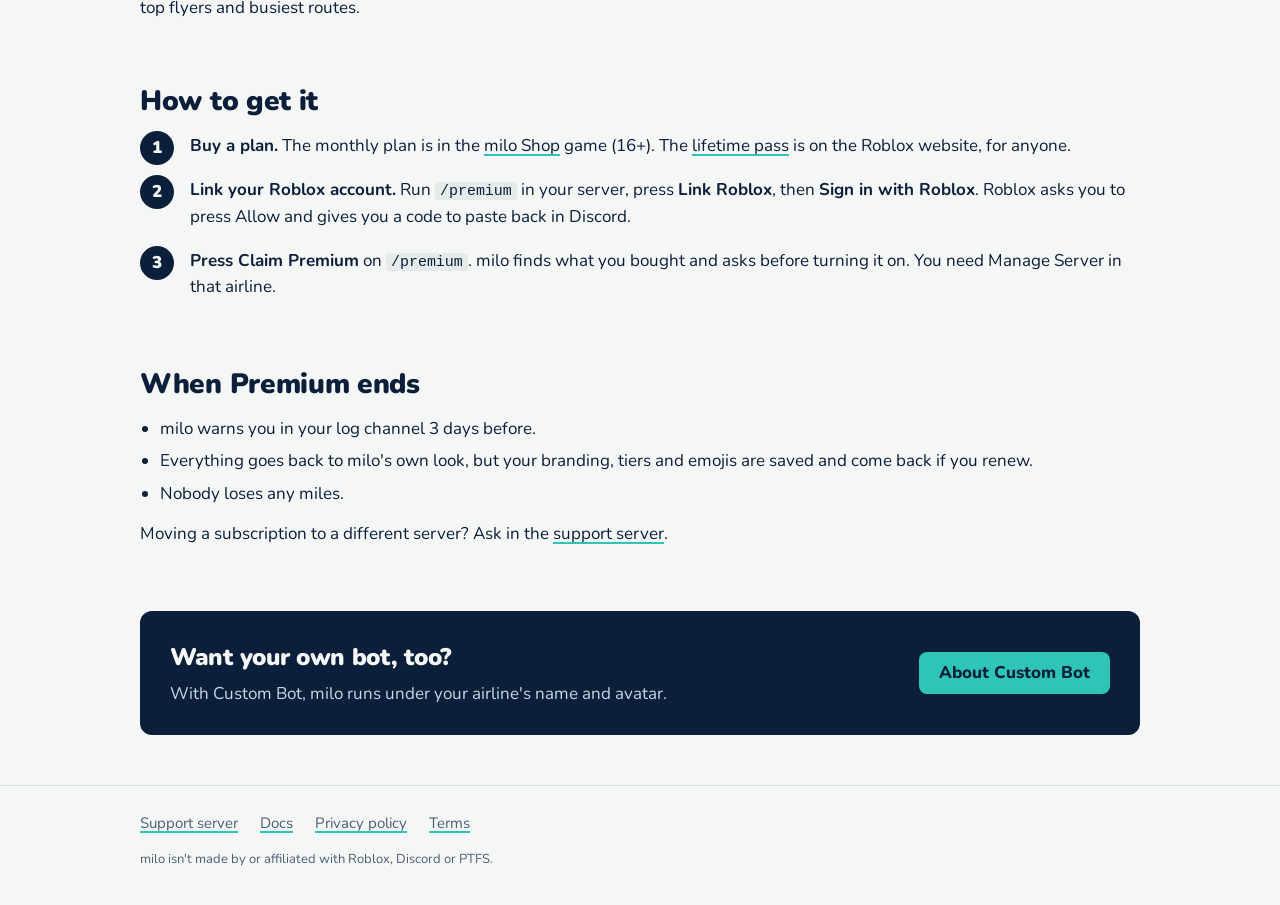
<file: premium/index.html>
<!doctype html>
<html lang="en">
<head>
<meta charset="utf-8">
<meta name="viewport" content="width=device-width, initial-scale=1">
<title>Premium - milo</title>
<meta name="description" content="milo Premium puts your airline's name, logo and color on milo and adds events, alliances, daily check-ins, crew miles and more. 100 Robux a month or 1,200 Robux for life.">
<link rel="canonical" href="https://milo-bot.xyz/premium/">
<meta property="og:title" content="Premium - milo">
<meta property="og:description" content="milo Premium puts your airline's name, logo and color on milo and adds events, alliances, daily check-ins, crew miles and more. 100 Robux a month or 1,200 Robux for life.">
<meta property="og:url" content="https://milo-bot.xyz/premium/">
<meta property="og:image" content="https://milo-bot.xyz/assets/milo-happy.png">
<meta name="theme-color" content="#0B1F3A">
<link rel="icon" type="image/png" href="/assets/favicon.png">
<style>
@font-face { font-family: "Nunito"; src: url("/assets/nunito.ttf") format("truetype"); font-weight: 200 1000; font-display: swap; }
body { margin: 0; background: #F4F7F6; }
a { color: #0B1F3A; text-decoration-color: #2EC4B6; text-decoration-thickness: 2px; text-underline-offset: 3px; }
a:hover { color: #1f9a8f; }
code { font-family: ui-monospace, Consolas, "Courier New", monospace; font-size: .88em; background: #e4ebea; padding: 1px 5px; border-radius: 4px; white-space: nowrap; }
.wrap { max-width: 1040px; margin: 0 auto; padding: 0 20px; box-sizing: border-box; }
.top { background: #0B1F3A; color: #F4F7F6; }
.top .wrap { display: flex; align-items: center; flex-wrap: wrap; gap: 6px 26px; padding-top: 16px; padding-bottom: 16px; }
.wordmark { display: flex; align-items: center; gap: 8px; color: #F4F7F6; text-decoration: none; font-weight: 900; font-size: 27px; letter-spacing: -.5px; }
.wordmark:hover { color: #F4F7F6; }
.wordmark img { width: 34px; height: 34px; }
.top nav { display: flex; flex-wrap: wrap; gap: 4px 20px; margin-right: auto; }
.top nav a { color: #c9d6e3; text-decoration: none; font-weight: 700; font-size: 16px; }
.top nav a:hover, .top nav a.on { color: #fff; }
.top nav a.on { box-shadow: 0 2px 0 #2EC4B6; }
.btn { display: inline-block; background: #2EC4B6; color: #0B1F3A; font-weight: 800; text-decoration: none; padding: 11px 20px; border-radius: 8px; font-size: 17px; line-height: 1.2; }
.btn:hover { background: #46d3c6; color: #0B1F3A; }
.btn.small { padding: 8px 14px; font-size: 15px; }
.pagehead { background: #0B1F3A; color: #F4F7F6; padding: 30px 0 38px; }
.pagehead h1 { margin: 0 0 6px; font-size: 36px; font-weight: 900; letter-spacing: -.5px; }
.pagehead p { margin: 0; color: #c9d6e3; max-width: 40em; font-size: 18px; }
main { padding: 12px 0 40px; }
section { padding: 34px 0 10px; }
h2 { font-size: 28px; font-weight: 900; margin: 0 0 10px; letter-spacing: -.3px; }
h3 { font-size: 20px; font-weight: 800; margin: 26px 0 6px; }
p { margin: 0 0 14px; }
.muted { color: #4c5d72; }
.split { display: grid; grid-template-columns: 1.3fr 1fr; gap: 40px; align-items: start; }
.shot { border: 2px dashed #b6c4c1; border-radius: 10px; background: #eaf0ee; color: #4c5d72; display: flex; align-items: center; justify-content: center; text-align: center; min-height: 320px; padding: 20px; font-size: 15px; font-weight: 700; }
.plans { display: flex; flex-wrap: wrap; background: #fff; border-radius: 10px; border: 1px solid #d9e2e0; margin: 14px 0 8px; }
.plans > div { flex: 1 1 220px; padding: 20px 22px; border-right: 1px solid #d9e2e0; }
.plans > div:last-child { border-right: 0; }
.plans .price { font-size: 30px; font-weight: 900; }
.plans .price small { font-size: 16px; font-weight: 700; color: #4c5d72; }
.plans .age { margin: 0; font-size: 14px; font-weight: 800; color: #9a5b00; }
.plans .age.ok { color: #1f7a71; }
.note { background: #fff4d6; border-radius: 8px; padding: 14px 18px; margin: 10px 0 18px; }
.plans .name { font-weight: 800; color: #4c5d72; font-size: 15px; text-transform: uppercase; letter-spacing: .5px; }
ol.steps { list-style: none; counter-reset: s; padding: 0; margin: 10px 0 0; }
ol.steps li { counter-increment: s; position: relative; padding: 0 0 18px 50px; }
ol.steps li::before { content: counter(s); position: absolute; left: 0; top: -2px; width: 34px; height: 34px; border-radius: 50%; background: #0B1F3A; color: #F4F7F6; font-weight: 900; text-align: center; line-height: 34px; }
ul.plain { padding-left: 20px; margin: 0 0 14px; }
ul.plain li { margin-bottom: 6px; }
.callout { background: #0B1F3A; color: #F4F7F6; border-radius: 12px; padding: 28px 30px; margin: 40px 0 10px; display: flex; flex-wrap: wrap; align-items: center; gap: 16px 30px; }
.callout h2 { margin: 0; font-size: 24px; }
.callout p { margin: 4px 0 0; color: #c9d6e3; }
.callout .grow { flex: 1 1 300px; }
footer { border-top: 1px solid #d9e2e0; padding: 26px 0 36px; font-size: 15px; color: #4c5d72; }
footer .wrap { display: flex; flex-wrap: wrap; gap: 8px 22px; }
footer a { color: #4c5d72; }
footer .last { flex-basis: 100%; margin-top: 6px; font-size: 13px; }
@media (max-width: 760px) {
  .split { grid-template-columns: 1fr; gap: 20px; }
  .plans > div { border-right: 0; border-bottom: 1px solid #d9e2e0; }
  .plans > div:last-child { border-bottom: 0; }
  .top .btn { display: none; }
}
.rbx { display: inline-block; width: .8em; height: .8em; vertical-align: -.07em; margin-right: .12em; }
</style>
</head>
<body>
<div style="font-family: Nunito, system-ui, sans-serif; font-size: 17px; line-height: 1.55; color: #0B1F3A; background: #F4F7F6; min-height: 100%;">
<header class="top">
  <div class="wrap">
    <a class="wordmark" href="/"><img src="/assets/milo-happy.png" alt="">milo</a>
    <nav>
      <a href="/features/">Features</a>
      <a href="/commands/">Commands</a>
      <a class="on" href="/premium/">Premium</a>
      <a href="/custom-bot/">Custom Bot</a>
    </nav>
    <a class="btn small" href="/invite/">Add to Discord</a>
  </div>
</header>

<div class="pagehead">
  <div class="wrap">
    <h1>milo Premium</h1>
    <p>For airlines that want milo to look like their own and do a bit more. You pay in Robux and sign in with your Roblox account from Discord.</p>
  </div>
</div>

<main>
  <div class="wrap">
    <div class="plans">
      <div>
        <div class="name">Monthly</div>
        <div class="price"><svg class="rbx" viewBox="0 0 24 24" role="img" aria-label="Robux"><polygon points="12,2.8 20,7.4 20,16.6 12,21.2 4,16.6 4,7.4" fill="none" stroke="currentColor" stroke-width="3.2" stroke-linejoin="round"></polygon><rect x="9" y="9" width="6" height="6" rx="1" fill="currentColor"></rect></svg>100 <small>/ month</small></div>
        <p class="muted">Cancel whenever. Premium runs until the end of the month you paid for.</p>
        
      </div>
      <div>
        <div class="name">Lifetime</div>
        <div class="price"><svg class="rbx" viewBox="0 0 24 24" role="img" aria-label="Robux"><polygon points="12,2.8 20,7.4 20,16.6 12,21.2 4,16.6 4,7.4" fill="none" stroke="currentColor" stroke-width="3.2" stroke-linejoin="round"></polygon><rect x="9" y="9" width="6" height="6" rx="1" fill="currentColor"></rect></svg>1,200</div>
        <p class="muted">Pay once, keep it. Works once per Roblox account.</p>
      </div>
      <div>
        <div class="name">Free trial</div>
        <div class="price">14 days</div>
        <p class="muted">Once per airline, if you've never had Premium. Nothing to cancel.</p>
      </div>
    </div>
    <p class="note">Roblox only lets players 16 and over into new games, so the monthly plan and the free trial, which live in the milo Shop game, are 16+ for now. Under 16? The lifetime pass is sold on the Roblox website, so you can still get Premium.</p>
    <p style="display: flex; flex-wrap: wrap; gap: 12px 22px; align-items: center;"><a class="btn" href="https://www.roblox.com/games/18247649448/milo-Shop">Open the milo Shop</a><a href="https://www.roblox.com/game-pass/1166620584" style="font-weight: 700;">Lifetime pass on Roblox</a></p>

    <section>
      <div class="split">
        <div>
          <h2>What you get</h2>
          <h3>Your airline's look</h3>
          <p>Your name, logo and color on every message and profile card, your own emojis in place of milo's, a nickname for the bot in your server, and no "Powered by milo" line. It's all under <code>/branding</code>.</p>
          <h3>Events</h3>
          <p><code>/event start</code> multiplies the miles on every flight for a set time. A 2x Double Miles Weekend is the classic one, but anything from 1.1x to 5x works, for up to two weeks.</p>
          <h3>Alliances</h3>
          <p>Team up with up to five other Premium airlines. When someone flies with one of you, they also get partner miles (50% by default) at every other airline in the alliance they're a member of.</p>
          <h3>Daily check-in</h3>
          <p>Members run <code>/daily</code> once a day for bonus miles, with extra for each day in a row, up to a week.</p>
          <h3>Crew miles</h3>
          <p>Mention your crew when you log a flight and they earn miles too, with their own multiplier.</p>
          <h3>Your own tiers and achievements</h3>
          <p>Rename the tiers, add up to 10, and write up to 40 achievements of your own.</p>
          <h3>And a couple of smaller things</h3>
          <p><code>/setup wizard</code> walks you through setup, and on the 1st of every month your log channel gets a report with last month's flights, miles, top flyers and busiest routes.</p>
        </div>
        
      </div>
    </section>

    <section>
      <h2>How to get it</h2>
      <ol class="steps">
        <li><b>Buy a plan.</b> The monthly plan is in the <a href="https://www.roblox.com/games/18247649448/milo-Shop">milo Shop</a> game (16+). The <a href="https://www.roblox.com/game-pass/1166620584">lifetime pass</a> is on the Roblox website, for anyone.</li>
        <li><b>Link your Roblox account.</b> Run <code>/premium</code> in your server, press <b>Link Roblox</b>, then <b>Sign in with Roblox</b>. Roblox asks you to press Allow and gives you a code to paste back in Discord.</li>
        <li><b>Press Claim Premium</b> on <code>/premium</code>. milo finds what you bought and asks before turning it on. You need Manage Server in that airline.</li>
      </ol>
    </section>

    <section>
      <h2>When Premium ends</h2>
      <ul class="plain">
        <li>milo warns you in your log channel 3 days before.</li>
        <li>Everything goes back to milo's own look, but your branding, tiers and emojis are saved and come back if you renew.</li>
        <li>Nobody loses any miles.</li>
      </ul>
      <p>Moving a subscription to a different server? Ask in the <a href="https://discord.gg/qpW6Wdjt2f">support server</a>.</p>
    </section>

    <div class="callout">
      <div class="grow">
        <h2>Want your own bot, too?</h2>
        <p>With Custom Bot, milo runs under your airline's name and avatar.</p>
      </div>
      <a class="btn" href="/custom-bot/">About Custom Bot</a>
    </div>
  </div>
</main>

<footer>
  <div class="wrap">
    <a href="https://discord.gg/qpW6Wdjt2f">Support server</a>
    <a href="https://milo-bot.gitbook.io/milo-bot-docs/">Docs</a>
    <a href="/privacy/">Privacy policy</a>
    <a href="/terms/">Terms</a>
    <span class="last">milo isn't made by or affiliated with Roblox, Discord or PTFS.</span>
  </div>
</footer>
</div>
</body>
</html>
</file>
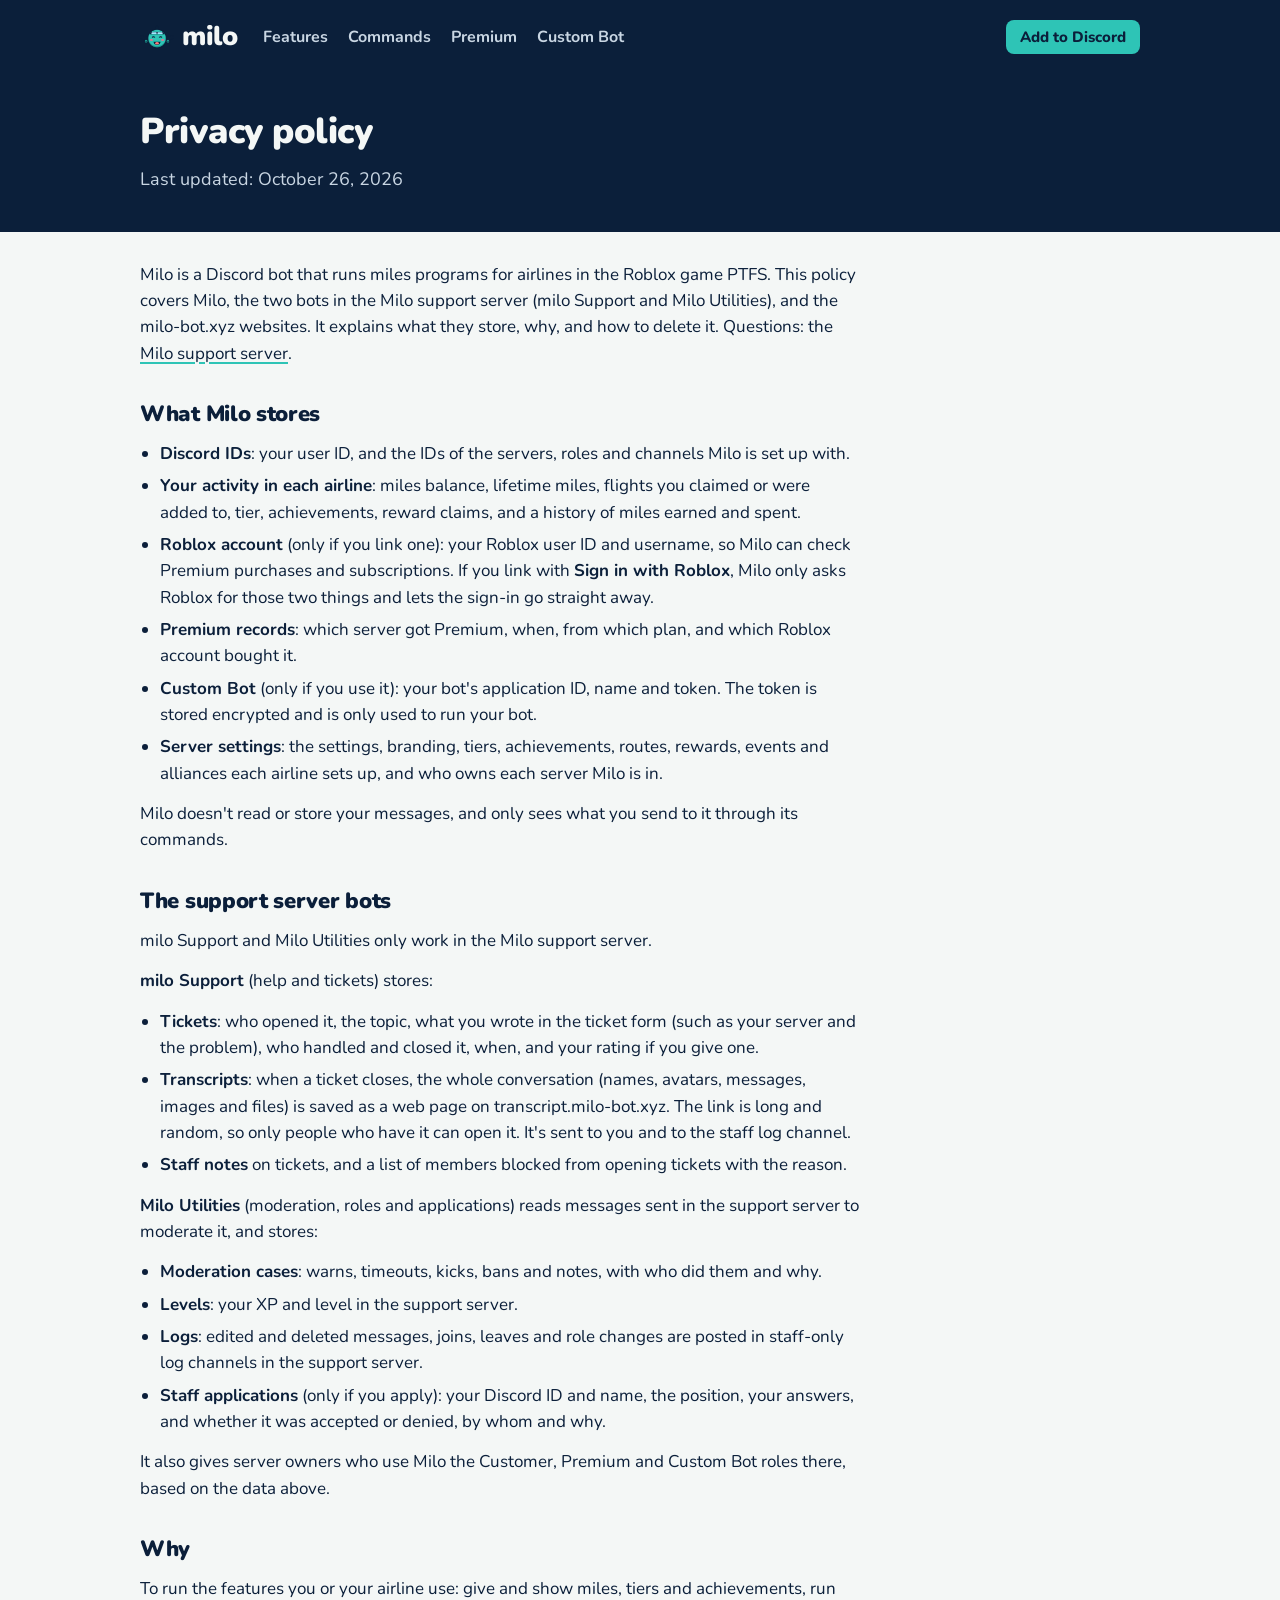
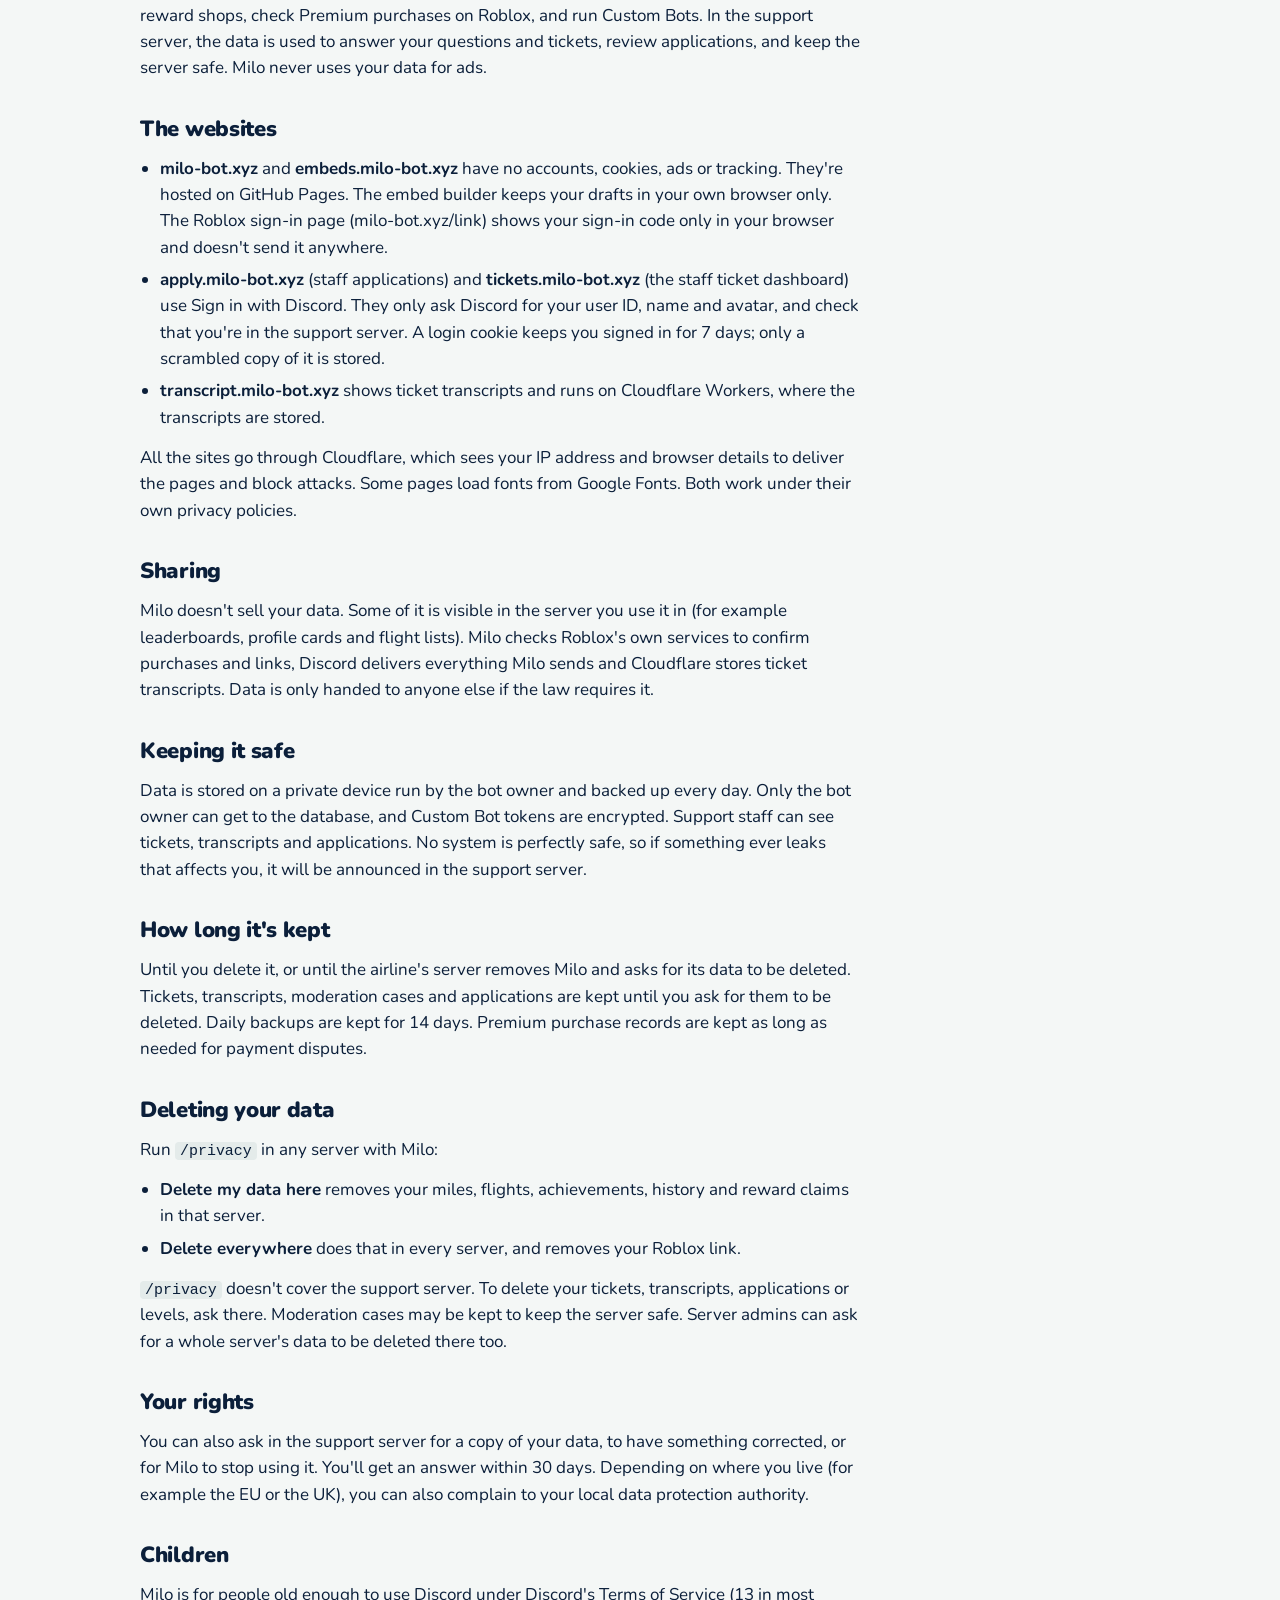
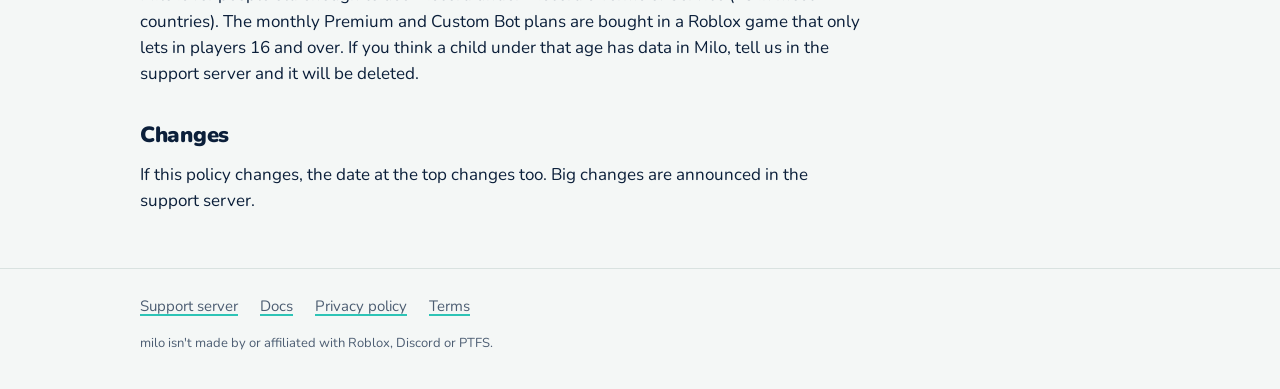
<file: privacy/index.html>
<!doctype html>
<html lang="en">
<head>
<meta charset="utf-8">
<meta name="viewport" content="width=device-width, initial-scale=1">
<title>Privacy policy - milo</title>
<meta name="description" content="What milo stores about you, why, and how to delete it.">
<link rel="canonical" href="https://milo-bot.xyz/privacy/">
<meta property="og:title" content="Privacy policy - milo">
<meta property="og:description" content="What milo stores about you, why, and how to delete it.">
<meta property="og:url" content="https://milo-bot.xyz/privacy/">
<meta property="og:image" content="https://milo-bot.xyz/assets/milo-happy.png">
<meta name="theme-color" content="#0B1F3A">
<link rel="icon" type="image/png" href="/assets/favicon.png">
<style>
@font-face { font-family: "Nunito"; src: url("/assets/nunito.ttf") format("truetype"); font-weight: 200 1000; font-display: swap; }
body { margin: 0; background: #F4F7F6; }
a { color: #0B1F3A; text-decoration-color: #2EC4B6; text-decoration-thickness: 2px; text-underline-offset: 3px; }
a:hover { color: #1f9a8f; }
code { font-family: ui-monospace, Consolas, "Courier New", monospace; font-size: .88em; background: #e4ebea; padding: 1px 5px; border-radius: 4px; white-space: nowrap; }
.wrap { max-width: 1040px; margin: 0 auto; padding: 0 20px; box-sizing: border-box; }
.top { background: #0B1F3A; color: #F4F7F6; }
.top .wrap { display: flex; align-items: center; flex-wrap: wrap; gap: 6px 26px; padding-top: 16px; padding-bottom: 16px; }
.wordmark { display: flex; align-items: center; gap: 8px; color: #F4F7F6; text-decoration: none; font-weight: 900; font-size: 27px; letter-spacing: -.5px; }
.wordmark:hover { color: #F4F7F6; }
.wordmark img { width: 34px; height: 34px; }
.top nav { display: flex; flex-wrap: wrap; gap: 4px 20px; margin-right: auto; }
.top nav a { color: #c9d6e3; text-decoration: none; font-weight: 700; font-size: 16px; }
.top nav a:hover, .top nav a.on { color: #fff; }
.top nav a.on { box-shadow: 0 2px 0 #2EC4B6; }
.btn { display: inline-block; background: #2EC4B6; color: #0B1F3A; font-weight: 800; text-decoration: none; padding: 11px 20px; border-radius: 8px; font-size: 17px; line-height: 1.2; }
.btn:hover { background: #46d3c6; color: #0B1F3A; }
.btn.small { padding: 8px 14px; font-size: 15px; }
.pagehead { background: #0B1F3A; color: #F4F7F6; padding: 30px 0 38px; }
.pagehead h1 { margin: 0 0 6px; font-size: 36px; font-weight: 900; letter-spacing: -.5px; }
.pagehead p { margin: 0; color: #c9d6e3; max-width: 40em; font-size: 18px; }
main { padding: 12px 0 40px; }
section { padding: 34px 0 10px; }
h2 { font-size: 28px; font-weight: 900; margin: 0 0 10px; letter-spacing: -.3px; }
h3 { font-size: 20px; font-weight: 800; margin: 26px 0 6px; }
p { margin: 0 0 14px; }
.muted { color: #4c5d72; }
.split { display: grid; grid-template-columns: 1.3fr 1fr; gap: 40px; align-items: start; }
.shot { border: 2px dashed #b6c4c1; border-radius: 10px; background: #eaf0ee; color: #4c5d72; display: flex; align-items: center; justify-content: center; text-align: center; min-height: 320px; padding: 20px; font-size: 15px; font-weight: 700; }
.plans { display: flex; flex-wrap: wrap; background: #fff; border-radius: 10px; border: 1px solid #d9e2e0; margin: 14px 0 8px; }
.plans > div { flex: 1 1 220px; padding: 20px 22px; border-right: 1px solid #d9e2e0; }
.plans > div:last-child { border-right: 0; }
.plans .price { font-size: 30px; font-weight: 900; }
.plans .price small { font-size: 16px; font-weight: 700; color: #4c5d72; }
.plans .age { margin: 0; font-size: 14px; font-weight: 800; color: #9a5b00; }
.plans .age.ok { color: #1f7a71; }
.note { background: #fff4d6; border-radius: 8px; padding: 14px 18px; margin: 10px 0 18px; }
.plans .name { font-weight: 800; color: #4c5d72; font-size: 15px; text-transform: uppercase; letter-spacing: .5px; }
ol.steps { list-style: none; counter-reset: s; padding: 0; margin: 10px 0 0; }
ol.steps li { counter-increment: s; position: relative; padding: 0 0 18px 50px; }
ol.steps li::before { content: counter(s); position: absolute; left: 0; top: -2px; width: 34px; height: 34px; border-radius: 50%; background: #0B1F3A; color: #F4F7F6; font-weight: 900; text-align: center; line-height: 34px; }
ul.plain { padding-left: 20px; margin: 0 0 14px; }
ul.plain li { margin-bottom: 6px; }
.callout { background: #0B1F3A; color: #F4F7F6; border-radius: 12px; padding: 28px 30px; margin: 40px 0 10px; display: flex; flex-wrap: wrap; align-items: center; gap: 16px 30px; }
.callout h2 { margin: 0; font-size: 24px; }
.callout p { margin: 4px 0 0; color: #c9d6e3; }
.callout .grow { flex: 1 1 300px; }
footer { border-top: 1px solid #d9e2e0; padding: 26px 0 36px; font-size: 15px; color: #4c5d72; }
footer .wrap { display: flex; flex-wrap: wrap; gap: 8px 22px; }
footer a { color: #4c5d72; }
footer .last { flex-basis: 100%; margin-top: 6px; font-size: 13px; }
@media (max-width: 760px) {
  .split { grid-template-columns: 1fr; gap: 20px; }
  .plans > div { border-right: 0; border-bottom: 1px solid #d9e2e0; }
  .plans > div:last-child { border-bottom: 0; }
  .top .btn { display: none; }
}
.doc { max-width: 720px; padding-top: 18px; }
.doc h2 { font-size: 22px; margin-top: 30px; }
</style>
</head>
<body>
<div style="font-family: Nunito, system-ui, sans-serif; font-size: 17px; line-height: 1.55; color: #0B1F3A; background: #F4F7F6; min-height: 100%;">
<header class="top">
  <div class="wrap">
    <a class="wordmark" href="/"><img src="/assets/milo-happy.png" alt="">milo</a>
    <nav>
      <a href="/features/">Features</a>
      <a href="/commands/">Commands</a>
      <a href="/premium/">Premium</a>
      <a href="/custom-bot/">Custom Bot</a>
    </nav>
    <a class="btn small" href="/invite/">Add to Discord</a>
  </div>
</header>

<div class="pagehead">
  <div class="wrap">
    <h1>Privacy policy</h1>
    <p>Last updated: October 26, 2026</p>
  </div>
</div>

<main>
  <div class="wrap">
    <article class="doc">
      <p>Milo is a Discord bot that runs miles programs for airlines in the Roblox game PTFS. This policy covers Milo, the two bots in the Milo support server (milo Support and Milo Utilities), and the milo-bot.xyz websites. It explains what they store, why, and how to delete it. Questions: the <a href="https://discord.gg/qpW6Wdjt2f">Milo support server</a>.</p>
      <h2>What Milo stores</h2>
      <ul class="plain">
        <li><b>Discord IDs</b>: your user ID, and the IDs of the servers, roles and channels Milo is set up with.</li>
        <li><b>Your activity in each airline</b>: miles balance, lifetime miles, flights you claimed or were added to, tier, achievements, reward claims, and a history of miles earned and spent.</li>
        <li><b>Roblox account</b> (only if you link one): your Roblox user ID and username, so Milo can check Premium purchases and subscriptions. If you link with <b>Sign in with Roblox</b>, Milo only asks Roblox for those two things and lets the sign-in go straight away.</li>
        <li><b>Premium records</b>: which server got Premium, when, from which plan, and which Roblox account bought it.</li>
        <li><b>Custom Bot</b> (only if you use it): your bot's application ID, name and token. The token is stored encrypted and is only used to run your bot.</li>
        <li><b>Server settings</b>: the settings, branding, tiers, achievements, routes, rewards, events and alliances each airline sets up, and who owns each server Milo is in.</li>
      </ul>
      <p>Milo doesn't read or store your messages, and only sees what you send to it through its commands.</p>
      <h2>The support server bots</h2>
      <p>milo Support and Milo Utilities only work in the Milo support server.</p>
      <p><b>milo Support</b> (help and tickets) stores:</p>
      <ul class="plain">
        <li><b>Tickets</b>: who opened it, the topic, what you wrote in the ticket form (such as your server and the problem), who handled and closed it, when, and your rating if you give one.</li>
        <li><b>Transcripts</b>: when a ticket closes, the whole conversation (names, avatars, messages, images and files) is saved as a web page on transcript.milo-bot.xyz. The link is long and random, so only people who have it can open it. It's sent to you and to the staff log channel.</li>
        <li><b>Staff notes</b> on tickets, and a list of members blocked from opening tickets with the reason.</li>
      </ul>
      <p><b>Milo Utilities</b> (moderation, roles and applications) reads messages sent in the support server to moderate it, and stores:</p>
      <ul class="plain">
        <li><b>Moderation cases</b>: warns, timeouts, kicks, bans and notes, with who did them and why.</li>
        <li><b>Levels</b>: your XP and level in the support server.</li>
        <li><b>Logs</b>: edited and deleted messages, joins, leaves and role changes are posted in staff-only log channels in the support server.</li>
        <li><b>Staff applications</b> (only if you apply): your Discord ID and name, the position, your answers, and whether it was accepted or denied, by whom and why.</li>
      </ul>
      <p>It also gives server owners who use Milo the Customer, Premium and Custom Bot roles there, based on the data above.</p>
      <h2>Why</h2>
      <p>To run the features you or your airline use: give and show miles, tiers and achievements, run reward shops, check Premium purchases on Roblox, and run Custom Bots. In the support server, the data is used to answer your questions and tickets, review applications, and keep the server safe. Milo never uses your data for ads.</p>
      <h2>The websites</h2>
      <ul class="plain">
        <li><b>milo-bot.xyz</b> and <b>embeds.milo-bot.xyz</b> have no accounts, cookies, ads or tracking. They're hosted on GitHub Pages. The embed builder keeps your drafts in your own browser only. The Roblox sign-in page (milo-bot.xyz/link) shows your sign-in code only in your browser and doesn't send it anywhere.</li>
        <li><b>apply.milo-bot.xyz</b> (staff applications) and <b>tickets.milo-bot.xyz</b> (the staff ticket dashboard) use Sign in with Discord. They only ask Discord for your user ID, name and avatar, and check that you're in the support server. A login cookie keeps you signed in for 7 days; only a scrambled copy of it is stored.</li>
        <li><b>transcript.milo-bot.xyz</b> shows ticket transcripts and runs on Cloudflare Workers, where the transcripts are stored.</li>
      </ul>
      <p>All the sites go through Cloudflare, which sees your IP address and browser details to deliver the pages and block attacks. Some pages load fonts from Google Fonts. Both work under their own privacy policies.</p>
      <h2>Sharing</h2>
      <p>Milo doesn't sell your data. Some of it is visible in the server you use it in (for example leaderboards, profile cards and flight lists). Milo checks Roblox's own services to confirm purchases and links, Discord delivers everything Milo sends and Cloudflare stores ticket transcripts. Data is only handed to anyone else if the law requires it.</p>
      <h2>Keeping it safe</h2>
      <p>Data is stored on a private device run by the bot owner and backed up every day. Only the bot owner can get to the database, and Custom Bot tokens are encrypted. Support staff can see tickets, transcripts and applications. No system is perfectly safe, so if something ever leaks that affects you, it will be announced in the support server.</p>
      <h2>How long it's kept</h2>
      <p>Until you delete it, or until the airline's server removes Milo and asks for its data to be deleted. Tickets, transcripts, moderation cases and applications are kept until you ask for them to be deleted. Daily backups are kept for 14 days. Premium purchase records are kept as long as needed for payment disputes.</p>
      <h2>Deleting your data</h2>
      <p>Run <code>/privacy</code> in any server with Milo:</p>
      <ul class="plain">
        <li><b>Delete my data here</b> removes your miles, flights, achievements, history and reward claims in that server.</li>
        <li><b>Delete everywhere</b> does that in every server, and removes your Roblox link.</li>
      </ul>
      <p><code>/privacy</code> doesn't cover the support server. To delete your tickets, transcripts, applications or levels, ask there. Moderation cases may be kept to keep the server safe. Server admins can ask for a whole server's data to be deleted there too.</p>
      <h2>Your rights</h2>
      <p>You can also ask in the support server for a copy of your data, to have something corrected, or for Milo to stop using it. You'll get an answer within 30 days. Depending on where you live (for example the EU or the UK), you can also complain to your local data protection authority.</p>
      <h2>Children</h2>
      <p>Milo is for people old enough to use Discord under Discord's Terms of Service (13 in most countries). The monthly Premium and Custom Bot plans are bought in a Roblox game that only lets in players 16 and over. If you think a child under that age has data in Milo, tell us in the support server and it will be deleted.</p>
      <h2>Changes</h2>
      <p>If this policy changes, the date at the top changes too. Big changes are announced in the support server.</p>
    </article>
  </div>
</main>

<footer>
  <div class="wrap">
    <a href="https://discord.gg/qpW6Wdjt2f">Support server</a>
    <a href="https://milo-bot.gitbook.io/milo-bot-docs/">Docs</a>
    <a href="/privacy/">Privacy policy</a>
    <a href="/terms/">Terms</a>
    <span class="last">milo isn't made by or affiliated with Roblox, Discord or PTFS.</span>
  </div>
</footer>
</div>
</body>
</html>
</file>
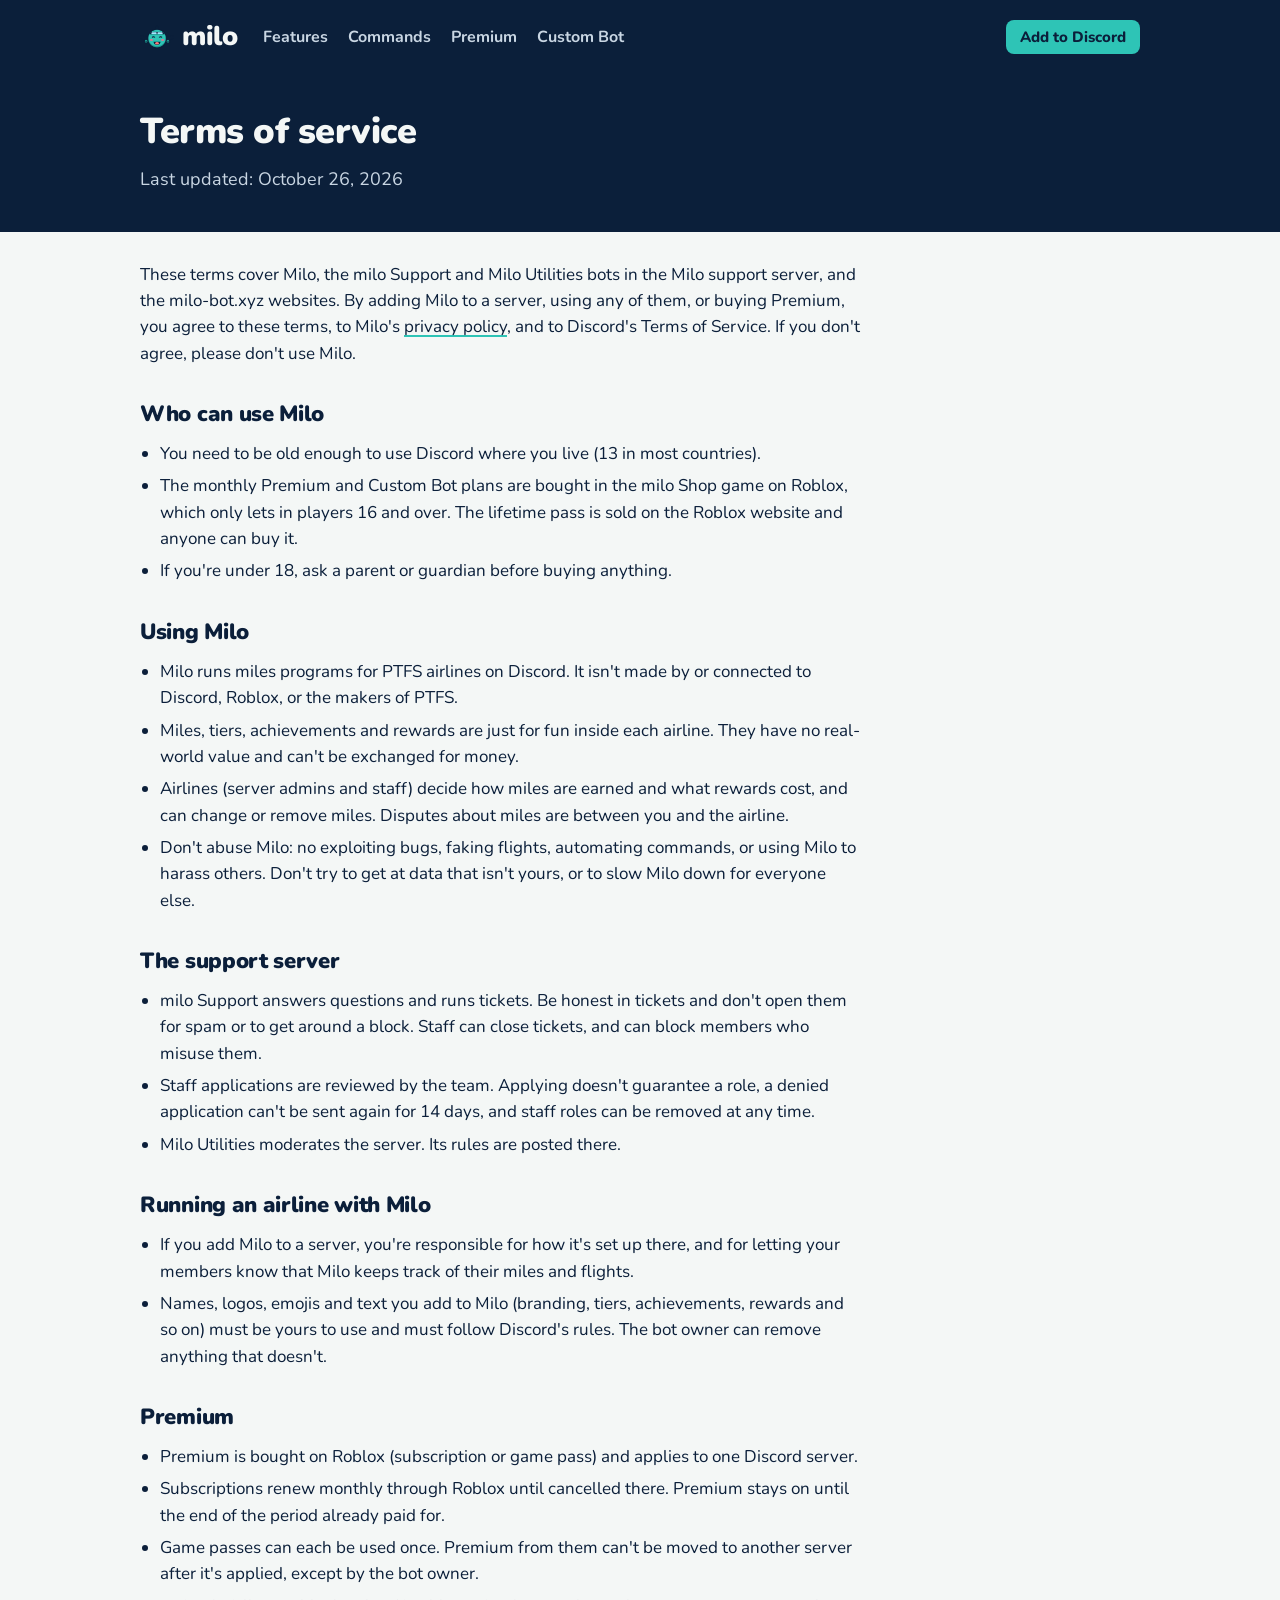
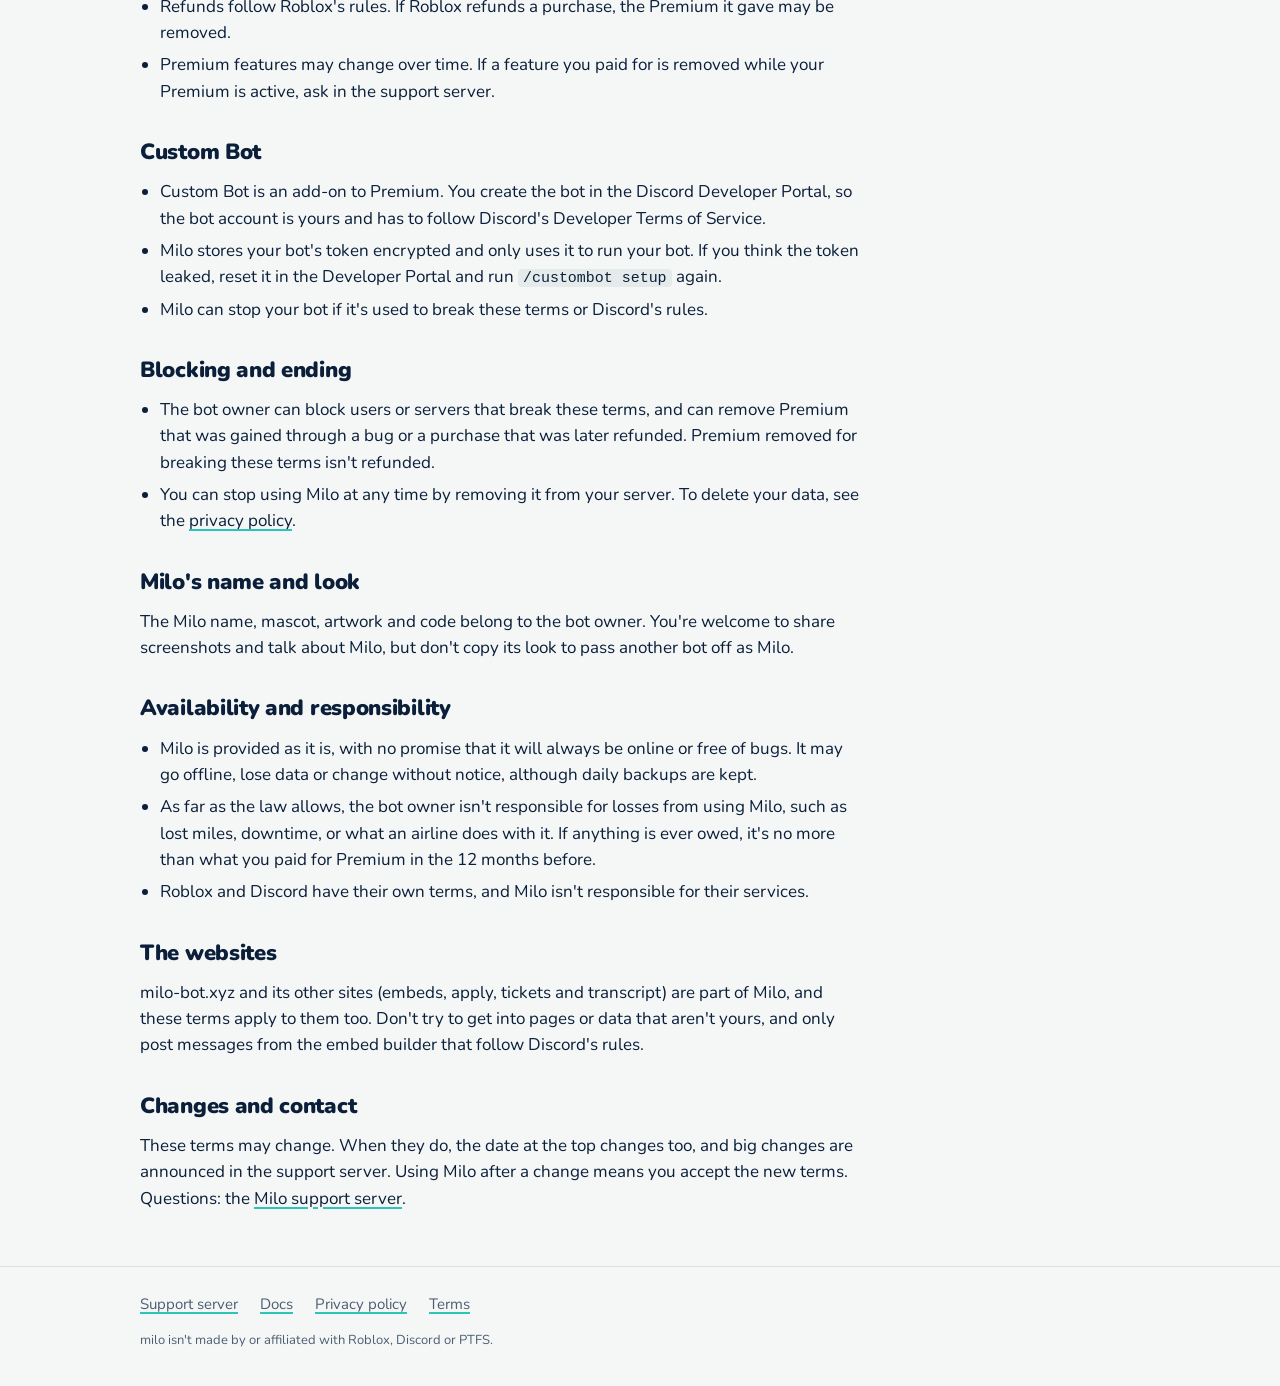
<file: terms/index.html>
<!doctype html>
<html lang="en">
<head>
<meta charset="utf-8">
<meta name="viewport" content="width=device-width, initial-scale=1">
<title>Terms of service - milo</title>
<meta name="description" content="The rules for using milo and milo Premium.">
<link rel="canonical" href="https://milo-bot.xyz/terms/">
<meta property="og:title" content="Terms of service - milo">
<meta property="og:description" content="The rules for using milo and milo Premium.">
<meta property="og:url" content="https://milo-bot.xyz/terms/">
<meta property="og:image" content="https://milo-bot.xyz/assets/milo-happy.png">
<meta name="theme-color" content="#0B1F3A">
<link rel="icon" type="image/png" href="/assets/favicon.png">
<style>
@font-face { font-family: "Nunito"; src: url("/assets/nunito.ttf") format("truetype"); font-weight: 200 1000; font-display: swap; }
body { margin: 0; background: #F4F7F6; }
a { color: #0B1F3A; text-decoration-color: #2EC4B6; text-decoration-thickness: 2px; text-underline-offset: 3px; }
a:hover { color: #1f9a8f; }
code { font-family: ui-monospace, Consolas, "Courier New", monospace; font-size: .88em; background: #e4ebea; padding: 1px 5px; border-radius: 4px; white-space: nowrap; }
.wrap { max-width: 1040px; margin: 0 auto; padding: 0 20px; box-sizing: border-box; }
.top { background: #0B1F3A; color: #F4F7F6; }
.top .wrap { display: flex; align-items: center; flex-wrap: wrap; gap: 6px 26px; padding-top: 16px; padding-bottom: 16px; }
.wordmark { display: flex; align-items: center; gap: 8px; color: #F4F7F6; text-decoration: none; font-weight: 900; font-size: 27px; letter-spacing: -.5px; }
.wordmark:hover { color: #F4F7F6; }
.wordmark img { width: 34px; height: 34px; }
.top nav { display: flex; flex-wrap: wrap; gap: 4px 20px; margin-right: auto; }
.top nav a { color: #c9d6e3; text-decoration: none; font-weight: 700; font-size: 16px; }
.top nav a:hover, .top nav a.on { color: #fff; }
.top nav a.on { box-shadow: 0 2px 0 #2EC4B6; }
.btn { display: inline-block; background: #2EC4B6; color: #0B1F3A; font-weight: 800; text-decoration: none; padding: 11px 20px; border-radius: 8px; font-size: 17px; line-height: 1.2; }
.btn:hover { background: #46d3c6; color: #0B1F3A; }
.btn.small { padding: 8px 14px; font-size: 15px; }
.pagehead { background: #0B1F3A; color: #F4F7F6; padding: 30px 0 38px; }
.pagehead h1 { margin: 0 0 6px; font-size: 36px; font-weight: 900; letter-spacing: -.5px; }
.pagehead p { margin: 0; color: #c9d6e3; max-width: 40em; font-size: 18px; }
main { padding: 12px 0 40px; }
section { padding: 34px 0 10px; }
h2 { font-size: 28px; font-weight: 900; margin: 0 0 10px; letter-spacing: -.3px; }
h3 { font-size: 20px; font-weight: 800; margin: 26px 0 6px; }
p { margin: 0 0 14px; }
.muted { color: #4c5d72; }
.split { display: grid; grid-template-columns: 1.3fr 1fr; gap: 40px; align-items: start; }
.shot { border: 2px dashed #b6c4c1; border-radius: 10px; background: #eaf0ee; color: #4c5d72; display: flex; align-items: center; justify-content: center; text-align: center; min-height: 320px; padding: 20px; font-size: 15px; font-weight: 700; }
.plans { display: flex; flex-wrap: wrap; background: #fff; border-radius: 10px; border: 1px solid #d9e2e0; margin: 14px 0 8px; }
.plans > div { flex: 1 1 220px; padding: 20px 22px; border-right: 1px solid #d9e2e0; }
.plans > div:last-child { border-right: 0; }
.plans .price { font-size: 30px; font-weight: 900; }
.plans .price small { font-size: 16px; font-weight: 700; color: #4c5d72; }
.plans .age { margin: 0; font-size: 14px; font-weight: 800; color: #9a5b00; }
.plans .age.ok { color: #1f7a71; }
.note { background: #fff4d6; border-radius: 8px; padding: 14px 18px; margin: 10px 0 18px; }
.plans .name { font-weight: 800; color: #4c5d72; font-size: 15px; text-transform: uppercase; letter-spacing: .5px; }
ol.steps { list-style: none; counter-reset: s; padding: 0; margin: 10px 0 0; }
ol.steps li { counter-increment: s; position: relative; padding: 0 0 18px 50px; }
ol.steps li::before { content: counter(s); position: absolute; left: 0; top: -2px; width: 34px; height: 34px; border-radius: 50%; background: #0B1F3A; color: #F4F7F6; font-weight: 900; text-align: center; line-height: 34px; }
ul.plain { padding-left: 20px; margin: 0 0 14px; }
ul.plain li { margin-bottom: 6px; }
.callout { background: #0B1F3A; color: #F4F7F6; border-radius: 12px; padding: 28px 30px; margin: 40px 0 10px; display: flex; flex-wrap: wrap; align-items: center; gap: 16px 30px; }
.callout h2 { margin: 0; font-size: 24px; }
.callout p { margin: 4px 0 0; color: #c9d6e3; }
.callout .grow { flex: 1 1 300px; }
footer { border-top: 1px solid #d9e2e0; padding: 26px 0 36px; font-size: 15px; color: #4c5d72; }
footer .wrap { display: flex; flex-wrap: wrap; gap: 8px 22px; }
footer a { color: #4c5d72; }
footer .last { flex-basis: 100%; margin-top: 6px; font-size: 13px; }
@media (max-width: 760px) {
  .split { grid-template-columns: 1fr; gap: 20px; }
  .plans > div { border-right: 0; border-bottom: 1px solid #d9e2e0; }
  .plans > div:last-child { border-bottom: 0; }
  .top .btn { display: none; }
}
.doc { max-width: 720px; padding-top: 18px; }
.doc h2 { font-size: 22px; margin-top: 30px; }
</style>
</head>
<body>
<div style="font-family: Nunito, system-ui, sans-serif; font-size: 17px; line-height: 1.55; color: #0B1F3A; background: #F4F7F6; min-height: 100%;">
<header class="top">
  <div class="wrap">
    <a class="wordmark" href="/"><img src="/assets/milo-happy.png" alt="">milo</a>
    <nav>
      <a href="/features/">Features</a>
      <a href="/commands/">Commands</a>
      <a href="/premium/">Premium</a>
      <a href="/custom-bot/">Custom Bot</a>
    </nav>
    <a class="btn small" href="/invite/">Add to Discord</a>
  </div>
</header>

<div class="pagehead">
  <div class="wrap">
    <h1>Terms of service</h1>
    <p>Last updated: October 26, 2026</p>
  </div>
</div>

<main>
  <div class="wrap">
    <article class="doc">
      <p>These terms cover Milo, the milo Support and Milo Utilities bots in the Milo support server, and the milo-bot.xyz websites. By adding Milo to a server, using any of them, or buying Premium, you agree to these terms, to Milo's <a href="/privacy/">privacy policy</a>, and to Discord's Terms of Service. If you don't agree, please don't use Milo.</p>
      <h2>Who can use Milo</h2>
      <ul class="plain">
        <li>You need to be old enough to use Discord where you live (13 in most countries).</li>
        <li>The monthly Premium and Custom Bot plans are bought in the milo Shop game on Roblox, which only lets in players 16 and over. The lifetime pass is sold on the Roblox website and anyone can buy it.</li>
        <li>If you're under 18, ask a parent or guardian before buying anything.</li>
      </ul>
      <h2>Using Milo</h2>
      <ul class="plain">
        <li>Milo runs miles programs for PTFS airlines on Discord. It isn't made by or connected to Discord, Roblox, or the makers of PTFS.</li>
        <li>Miles, tiers, achievements and rewards are just for fun inside each airline. They have no real-world value and can't be exchanged for money.</li>
        <li>Airlines (server admins and staff) decide how miles are earned and what rewards cost, and can change or remove miles. Disputes about miles are between you and the airline.</li>
        <li>Don't abuse Milo: no exploiting bugs, faking flights, automating commands, or using Milo to harass others. Don't try to get at data that isn't yours, or to slow Milo down for everyone else.</li>
      </ul>
      <h2>The support server</h2>
      <ul class="plain">
        <li>milo Support answers questions and runs tickets. Be honest in tickets and don't open them for spam or to get around a block. Staff can close tickets, and can block members who misuse them.</li>
        <li>Staff applications are reviewed by the team. Applying doesn't guarantee a role, a denied application can't be sent again for 14 days, and staff roles can be removed at any time.</li>
        <li>Milo Utilities moderates the server. Its rules are posted there.</li>
      </ul>
      <h2>Running an airline with Milo</h2>
      <ul class="plain">
        <li>If you add Milo to a server, you're responsible for how it's set up there, and for letting your members know that Milo keeps track of their miles and flights.</li>
        <li>Names, logos, emojis and text you add to Milo (branding, tiers, achievements, rewards and so on) must be yours to use and must follow Discord's rules. The bot owner can remove anything that doesn't.</li>
      </ul>
      <h2>Premium</h2>
      <ul class="plain">
        <li>Premium is bought on Roblox (subscription or game pass) and applies to one Discord server.</li>
        <li>Subscriptions renew monthly through Roblox until cancelled there. Premium stays on until the end of the period already paid for.</li>
        <li>Game passes can each be used once. Premium from them can't be moved to another server after it's applied, except by the bot owner.</li>
        <li>Refunds follow Roblox's rules. If Roblox refunds a purchase, the Premium it gave may be removed.</li>
        <li>Premium features may change over time. If a feature you paid for is removed while your Premium is active, ask in the support server.</li>
      </ul>
      <h2>Custom Bot</h2>
      <ul class="plain">
        <li>Custom Bot is an add-on to Premium. You create the bot in the Discord Developer Portal, so the bot account is yours and has to follow Discord's Developer Terms of Service.</li>
        <li>Milo stores your bot's token encrypted and only uses it to run your bot. If you think the token leaked, reset it in the Developer Portal and run <code>/custombot setup</code> again.</li>
        <li>Milo can stop your bot if it's used to break these terms or Discord's rules.</li>
      </ul>
      <h2>Blocking and ending</h2>
      <ul class="plain">
        <li>The bot owner can block users or servers that break these terms, and can remove Premium that was gained through a bug or a purchase that was later refunded. Premium removed for breaking these terms isn't refunded.</li>
        <li>You can stop using Milo at any time by removing it from your server. To delete your data, see the <a href="/privacy/">privacy policy</a>.</li>
      </ul>
      <h2>Milo's name and look</h2>
      <p>The Milo name, mascot, artwork and code belong to the bot owner. You're welcome to share screenshots and talk about Milo, but don't copy its look to pass another bot off as Milo.</p>
      <h2>Availability and responsibility</h2>
      <ul class="plain">
        <li>Milo is provided as it is, with no promise that it will always be online or free of bugs. It may go offline, lose data or change without notice, although daily backups are kept.</li>
        <li>As far as the law allows, the bot owner isn't responsible for losses from using Milo, such as lost miles, downtime, or what an airline does with it. If anything is ever owed, it's no more than what you paid for Premium in the 12 months before.</li>
        <li>Roblox and Discord have their own terms, and Milo isn't responsible for their services.</li>
      </ul>
      <h2>The websites</h2>
      <p>milo-bot.xyz and its other sites (embeds, apply, tickets and transcript) are part of Milo, and these terms apply to them too. Don't try to get into pages or data that aren't yours, and only post messages from the embed builder that follow Discord's rules.</p>
      <h2>Changes and contact</h2>
      <p>These terms may change. When they do, the date at the top changes too, and big changes are announced in the support server. Using Milo after a change means you accept the new terms. Questions: the <a href="https://discord.gg/qpW6Wdjt2f">Milo support server</a>.</p>
    </article>
  </div>
</main>

<footer>
  <div class="wrap">
    <a href="https://discord.gg/qpW6Wdjt2f">Support server</a>
    <a href="https://milo-bot.gitbook.io/milo-bot-docs/">Docs</a>
    <a href="/privacy/">Privacy policy</a>
    <a href="/terms/">Terms</a>
    <span class="last">milo isn't made by or affiliated with Roblox, Discord or PTFS.</span>
  </div>
</footer>
</div>
</body>
</html>
</file>
